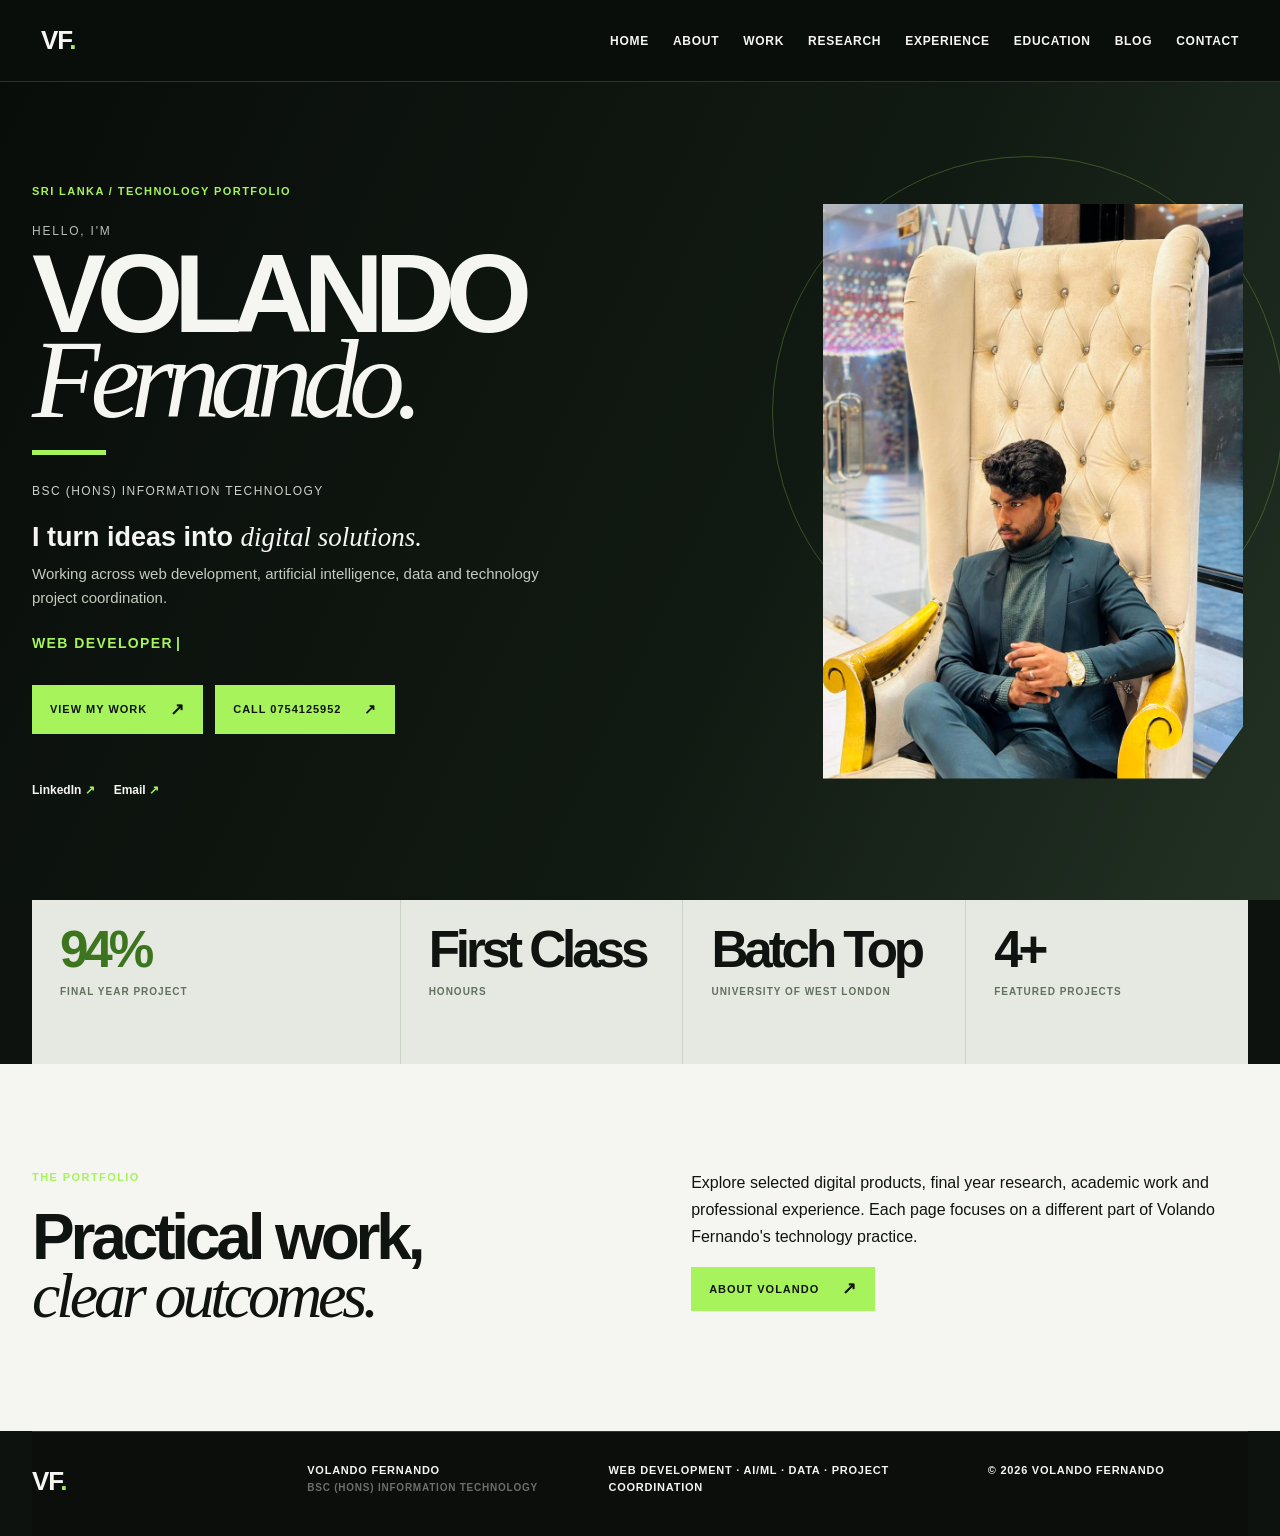
<file: index.html>
<!doctype html>
<html lang="en"><head><meta charset="utf-8"><meta name="viewport" content="width=device-width,initial-scale=1"><meta name="description" content="Volando Fernando: IT graduate working across web development, AI, data analytics and project coordination."><link rel="canonical" href="https://svgvolandofernando.github.io/"><title>Volando Fernando | Web, AI & Data</title><link rel="stylesheet" href="style.css"><link rel="stylesheet" href="pages.css"></head>
<body><a class="skip-link" href="#main">Skip to content</a><header class="site-header"><a class="brand" href="index.html" aria-label="Volando Fernando home">VF<span>.</span></a><button class="menu-toggle" aria-expanded="false" aria-controls="site-nav" aria-label="Open navigation"><span></span><span></span></button><nav id="site-nav" aria-label="Primary navigation"><a class="active" href="index.html">Home</a><a href="about.html">About</a><a href="work.html">Work</a><a href="research.html">Research</a><a href="experience.html">Experience</a><a href="education.html">Education</a><a href="blog.html">Blog</a><a href="contact.html">Contact</a></nav></header>
<main id="main"><section class="home-hero page-shell"><div class="home-copy"><p class="page-kicker">Sri Lanka / Technology Portfolio</p><p class="hello">Hello, I'm</p><h1 class="home-title">Volando<br><em>Fernando.</em></h1><p class="degree">BSc (Hons) Information Technology</p><p class="home-statement">I turn ideas into <i>digital solutions.</i></p><p class="home-summary">Working across web development, artificial intelligence, data and technology project coordination.</p><p class="home-role"><strong id="role">Web Developer</strong><span class="cursor">|</span></p><div class="home-actions"><a class="button button-primary" href="work.html">View my work <b>↗</b></a><a class="button button-phone" href="tel:+94754125952">Call 0754125952 <span>↗</span></a></div><div class="social-links"><a href="https://www.linkedin.com/in/volando-fernando-8b7655221/" target="_blank" rel="noopener">LinkedIn <span>↗</span></a><a href="mailto:volandofernando@gmail.com">Email <span>↗</span></a></div></div><div class="home-portrait"><img src="assets/images/profile.jpg" alt="Volando Fernando seated in a chair"></div></section>
<section class="home-proof page-shell"><article><strong>94%</strong><p>Final Year Project</p></article><article><strong>First Class</strong><p>Honours</p></article><article><strong>Batch Top</strong><p>University of West London</p></article><article><strong>4+</strong><p>Featured Projects</p></article></section>
<section class="section"><div class="page-shell two-col"><div><p class="page-kicker">The portfolio</p><h2 class="page-heading">Practical work,<br><em>clear outcomes.</em></h2></div><div class="copy"><p>Explore selected digital products, final year research, academic work and professional experience. Each page focuses on a different part of Volando Fernando's technology practice.</p><a class="button button-primary" href="about.html">About Volando <b>↗</b></a></div></div></section></main>
<footer class="site-footer page-shell"><a class="brand" href="index.html">VF<span>.</span></a><p>Volando Fernando<br><span>BSc (Hons) Information Technology</span></p><p>Web Development · AI/ML · Data · Project Coordination</p><p>© 2026 Volando Fernando</p></footer><button class="back-to-top" aria-label="Back to top">↑</button><script src="script.js"></script></body></html>
</file>
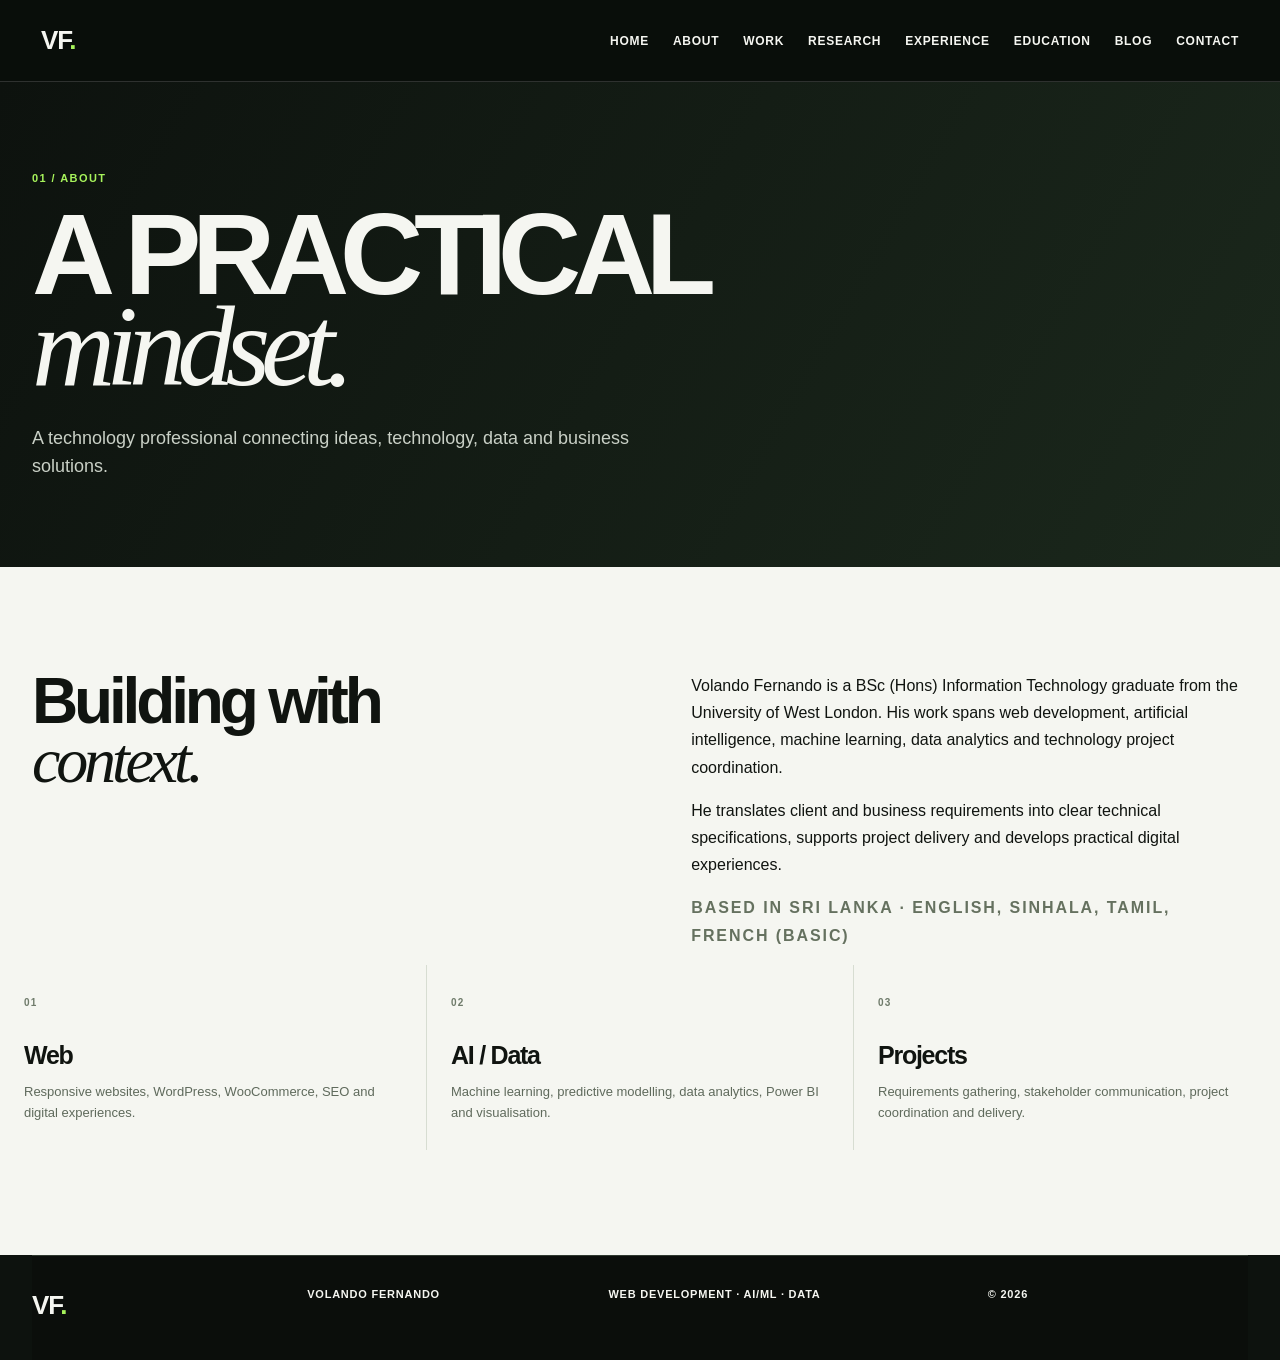
<file: about.html>
<!doctype html><html lang="en"><head><meta charset="utf-8"><meta name="viewport" content="width=device-width,initial-scale=1"><meta name="description" content="About Volando Fernando, an IT graduate specialising in web development, AI, data analytics and project coordination."><title>About | Volando Fernando</title><link rel="stylesheet" href="style.css"><link rel="stylesheet" href="pages.css"></head><body><header class="site-header"><a class="brand" href="index.html">VF<span>.</span></a><button class="menu-toggle" aria-expanded="false" aria-controls="site-nav" aria-label="Open navigation"><span></span><span></span></button><nav id="site-nav"><a href="index.html">Home</a><a class="active" href="about.html">About</a><a href="work.html">Work</a><a href="research.html">Research</a><a href="experience.html">Experience</a><a href="education.html">Education</a><a href="blog.html">Blog</a><a href="contact.html">Contact</a></nav></header><main class="page"><section class="page-hero"><div class="page-shell"><p class="page-kicker">01 / About</p><h1 class="page-title">A practical<br><em>mindset.</em></h1><p class="page-intro">A technology professional connecting ideas, technology, data and business solutions.</p></div></section><section class="section"><div class="page-shell two-col"><h2 class="page-heading">Building with<br><em>context.</em></h2><div class="copy"><p>Volando Fernando is a BSc (Hons) Information Technology graduate from the University of West London. His work spans web development, artificial intelligence, machine learning, data analytics and technology project coordination.</p><p>He translates client and business requirements into clear technical specifications, supports project delivery and develops practical digital experiences.</p><p class="eyebrow">Based in Sri Lanka · English, Sinhala, Tamil, French (basic)</p></div></div><div class="capabilities"><article><span>01</span><h3>Web</h3><p>Responsive websites, WordPress, WooCommerce, SEO and digital experiences.</p></article><article><span>02</span><h3>AI / Data</h3><p>Machine learning, predictive modelling, data analytics, Power BI and visualisation.</p></article><article><span>03</span><h3>Projects</h3><p>Requirements gathering, stakeholder communication, project coordination and delivery.</p></article></div></section></main><footer class="site-footer page-shell"><a class="brand" href="index.html">VF<span>.</span></a><p>Volando Fernando</p><p>Web Development · AI/ML · Data</p><p>© 2026</p></footer><button class="back-to-top" aria-label="Back to top">↑</button><script src="script.js"></script></body></html>
</file>
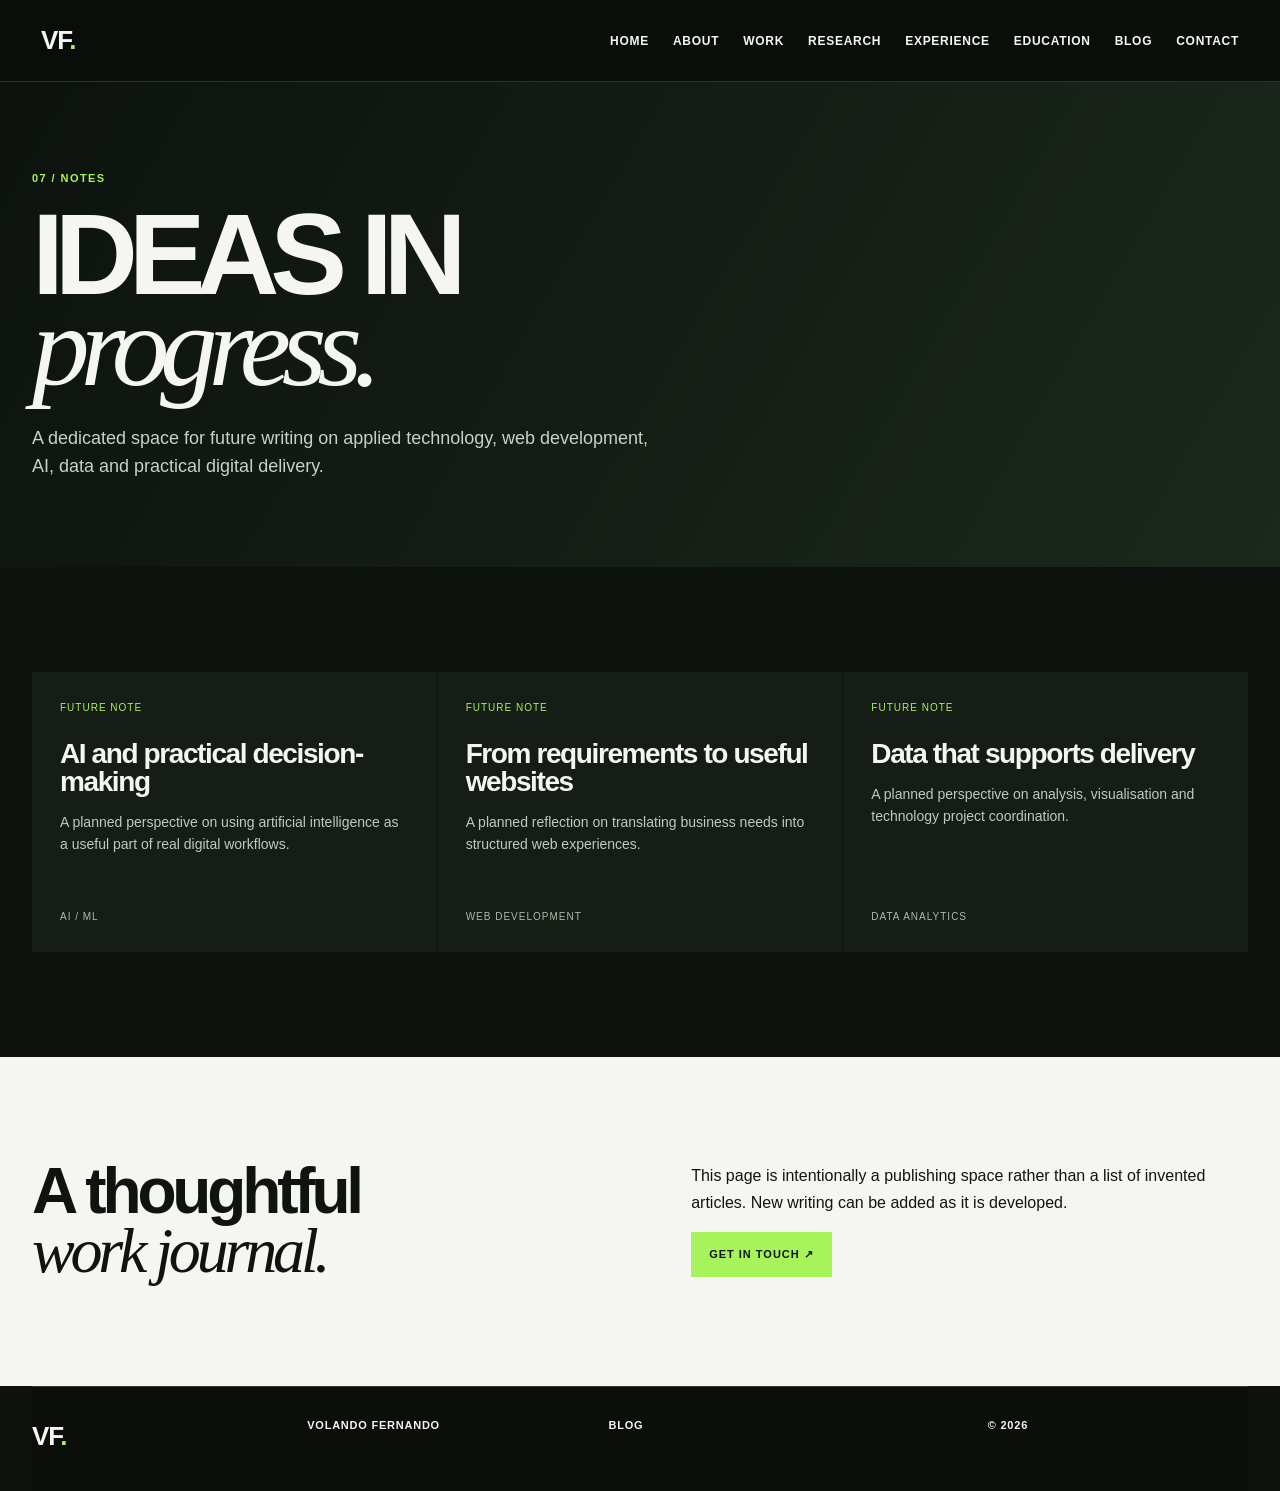
<file: blog.html>
<!doctype html><html lang="en"><head><meta charset="utf-8"><meta name="viewport" content="width=device-width,initial-scale=1"><meta name="description" content="Technology notes and future writing from Volando Fernando."><title>Blog | Volando Fernando</title><link rel="stylesheet" href="style.css"><link rel="stylesheet" href="pages.css"></head><body><header class="site-header"><a class="brand" href="index.html">VF<span>.</span></a><button class="menu-toggle" aria-expanded="false" aria-controls="site-nav" aria-label="Open navigation"><span></span><span></span></button><nav id="site-nav"><a href="index.html">Home</a><a href="about.html">About</a><a href="work.html">Work</a><a href="research.html">Research</a><a href="experience.html">Experience</a><a href="education.html">Education</a><a class="active" href="blog.html">Blog</a><a href="contact.html">Contact</a></nav></header><main class="page"><section class="page-hero"><div class="page-shell"><p class="page-kicker">07 / Notes</p><h1 class="page-title">Ideas in<br><em>progress.</em></h1><p class="page-intro">A dedicated space for future writing on applied technology, web development, AI, data and practical digital delivery.</p></div></section><section class="section dark"><div class="page-shell"><div class="blog-grid"><article class="blog-card"><time>Future note</time><h2>AI and practical decision-making</h2><p>A planned perspective on using artificial intelligence as a useful part of real digital workflows.</p><span>AI / ML</span></article><article class="blog-card"><time>Future note</time><h2>From requirements to useful websites</h2><p>A planned reflection on translating business needs into structured web experiences.</p><span>Web Development</span></article><article class="blog-card"><time>Future note</time><h2>Data that supports delivery</h2><p>A planned perspective on analysis, visualisation and technology project coordination.</p><span>Data Analytics</span></article></div></div></section><section class="section"><div class="page-shell two-col"><h2 class="page-heading">A thoughtful<br><em>work journal.</em></h2><div class="copy"><p>This page is intentionally a publishing space rather than a list of invented articles. New writing can be added as it is developed.</p><a class="button button-primary" href="contact.html">Get in touch ↗</a></div></div></section></main><footer class="site-footer page-shell"><a class="brand" href="index.html">VF<span>.</span></a><p>Volando Fernando</p><p>Blog</p><p>© 2026</p></footer><button class="back-to-top" aria-label="Back to top">↑</button><script src="script.js"></script></body></html>
</file>
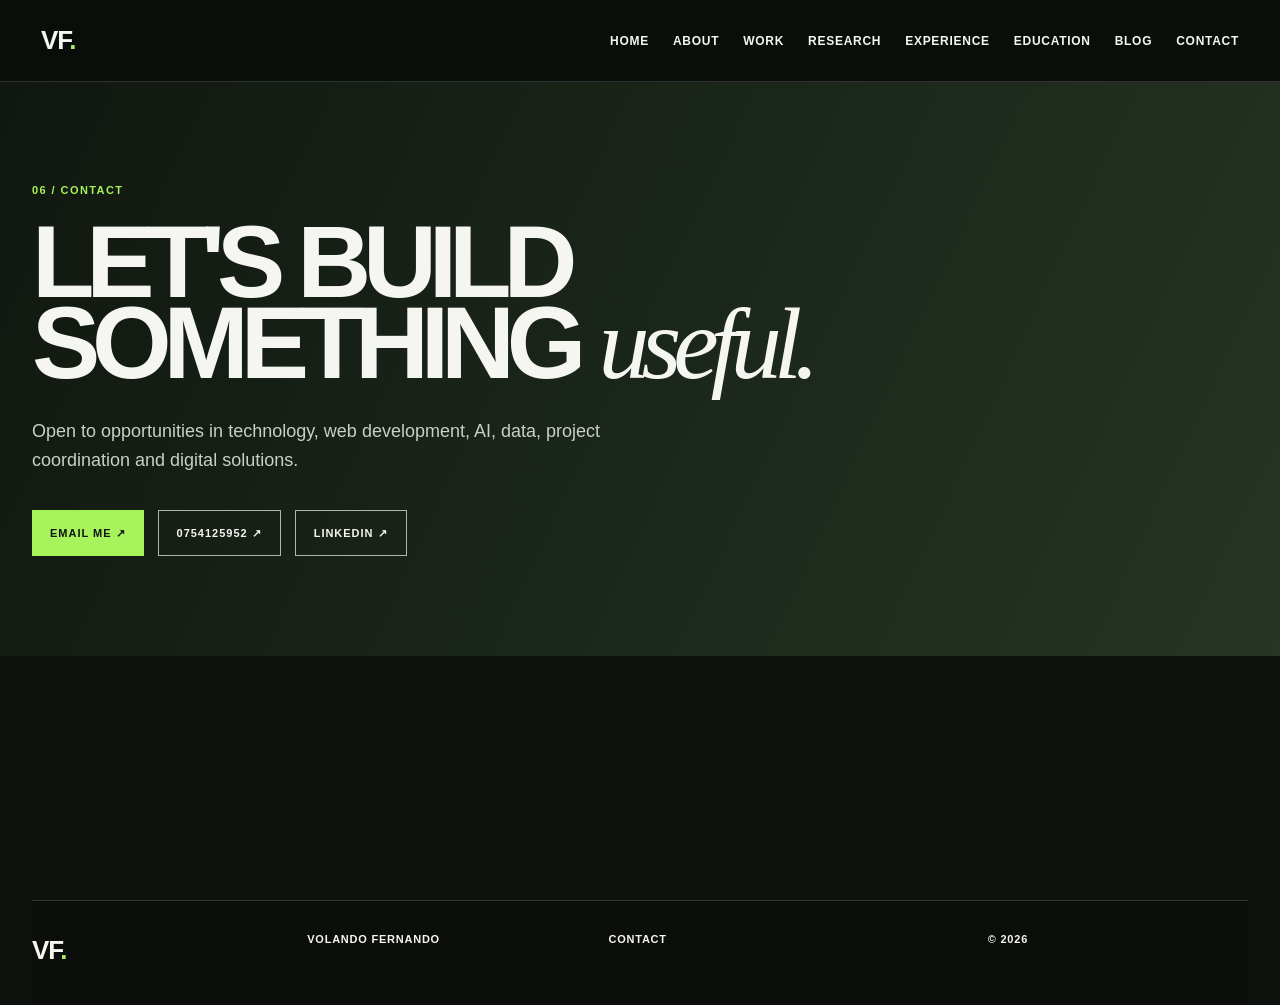
<file: contact.html>
<!doctype html><html lang="en"><head><meta charset="utf-8"><meta name="viewport" content="width=device-width,initial-scale=1"><meta name="description" content="Contact Volando Fernando for opportunities in web development, AI, data and project coordination."><title>Contact | Volando Fernando</title><link rel="stylesheet" href="style.css"><link rel="stylesheet" href="pages.css"></head><body><header class="site-header"><a class="brand" href="index.html">VF<span>.</span></a><button class="menu-toggle" aria-expanded="false" aria-controls="site-nav" aria-label="Open navigation"><span></span><span></span></button><nav id="site-nav"><a href="index.html">Home</a><a href="about.html">About</a><a href="work.html">Work</a><a href="research.html">Research</a><a href="experience.html">Experience</a><a href="education.html">Education</a><a href="blog.html">Blog</a><a class="active" href="contact.html">Contact</a></nav></header><main class="page"><section class="contact-panel"><div class="page-shell"><p class="page-kicker">06 / Contact</p><h1 class="contact-title">Let's build<br>something <em>useful.</em></h1><p class="page-intro">Open to opportunities in technology, web development, AI, data, project coordination and digital solutions.</p><div class="contact-details"><a class="button button-primary" href="mailto:volandofernando@gmail.com">Email me ↗</a><a class="button button-outline" href="tel:+94754125952">0754125952 ↗</a><a class="button button-outline" href="https://www.linkedin.com/in/volando-fernando-8b7655221/" target="_blank" rel="noopener">LinkedIn ↗</a></div></div></section></main><footer class="site-footer page-shell"><a class="brand" href="index.html">VF<span>.</span></a><p>Volando Fernando</p><p>Contact</p><p>© 2026</p></footer><button class="back-to-top" aria-label="Back to top">↑</button><script src="script.js"></script></body></html>
</file>
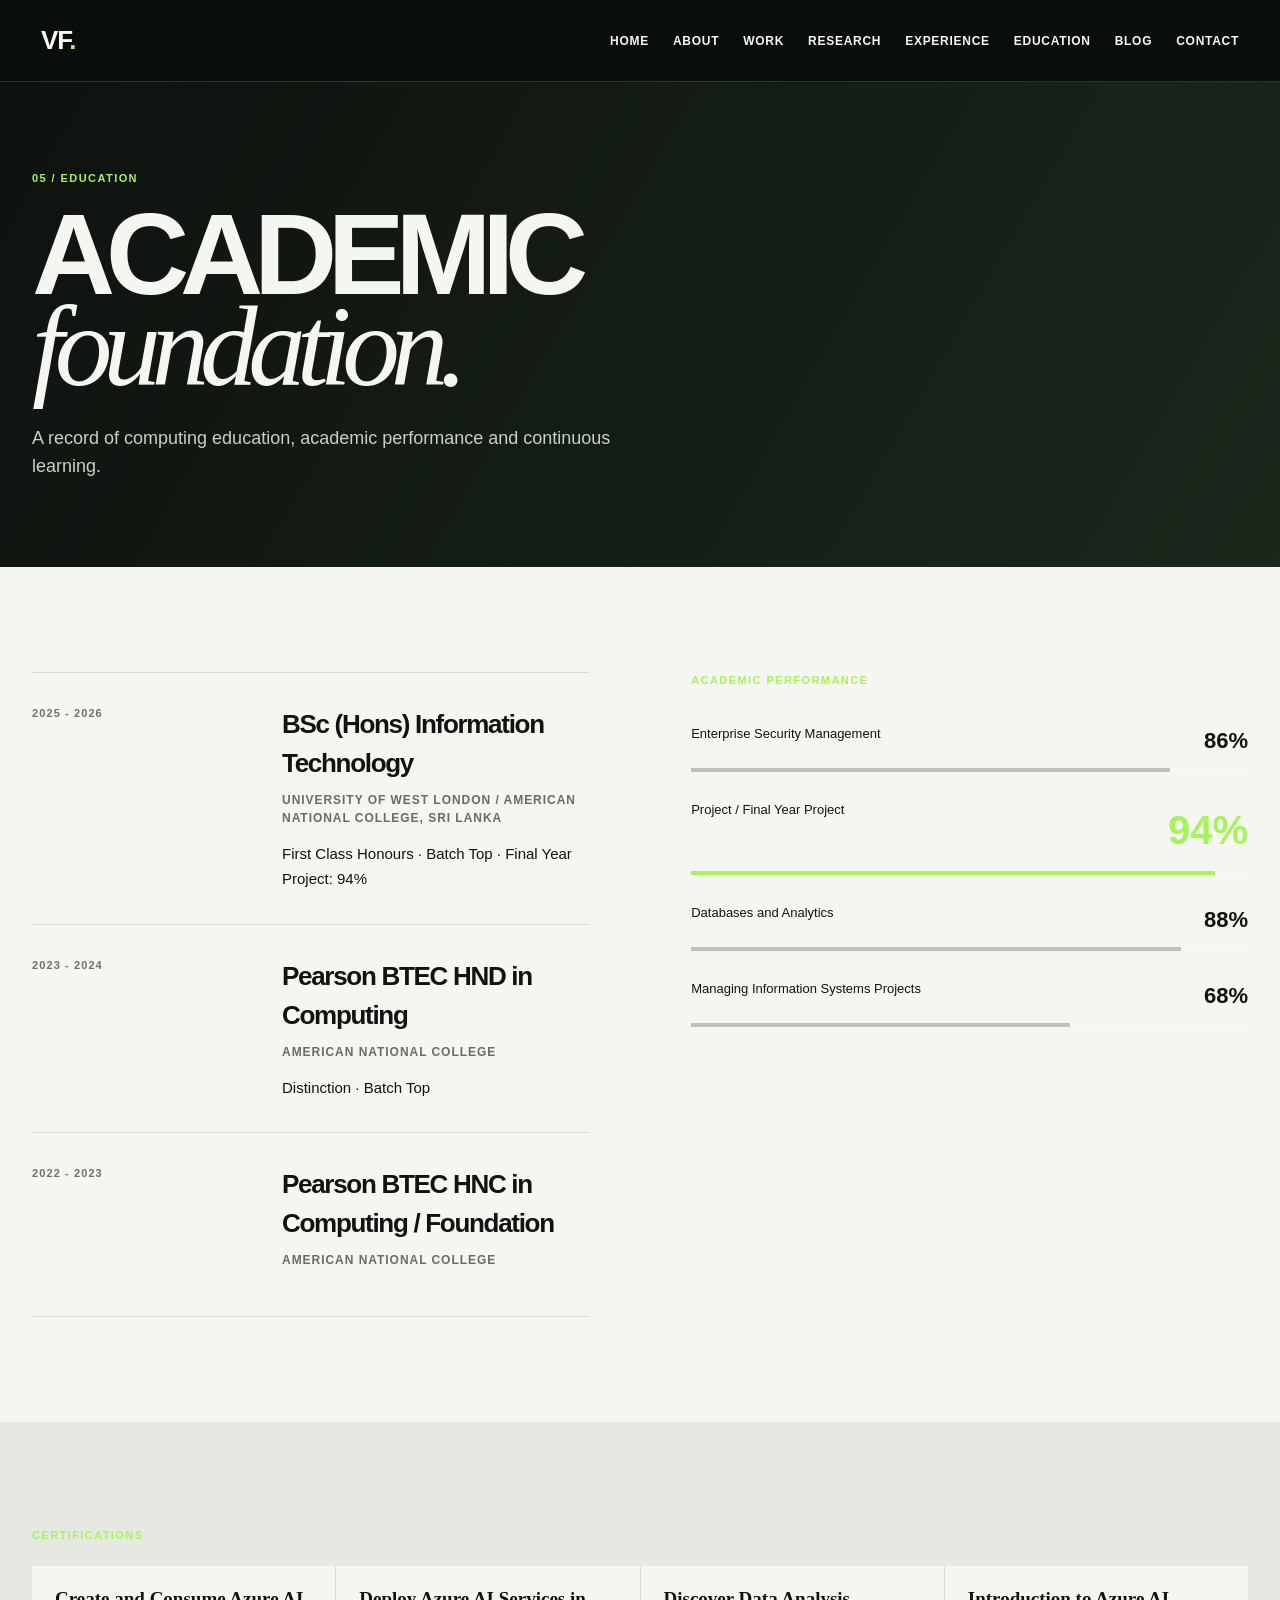
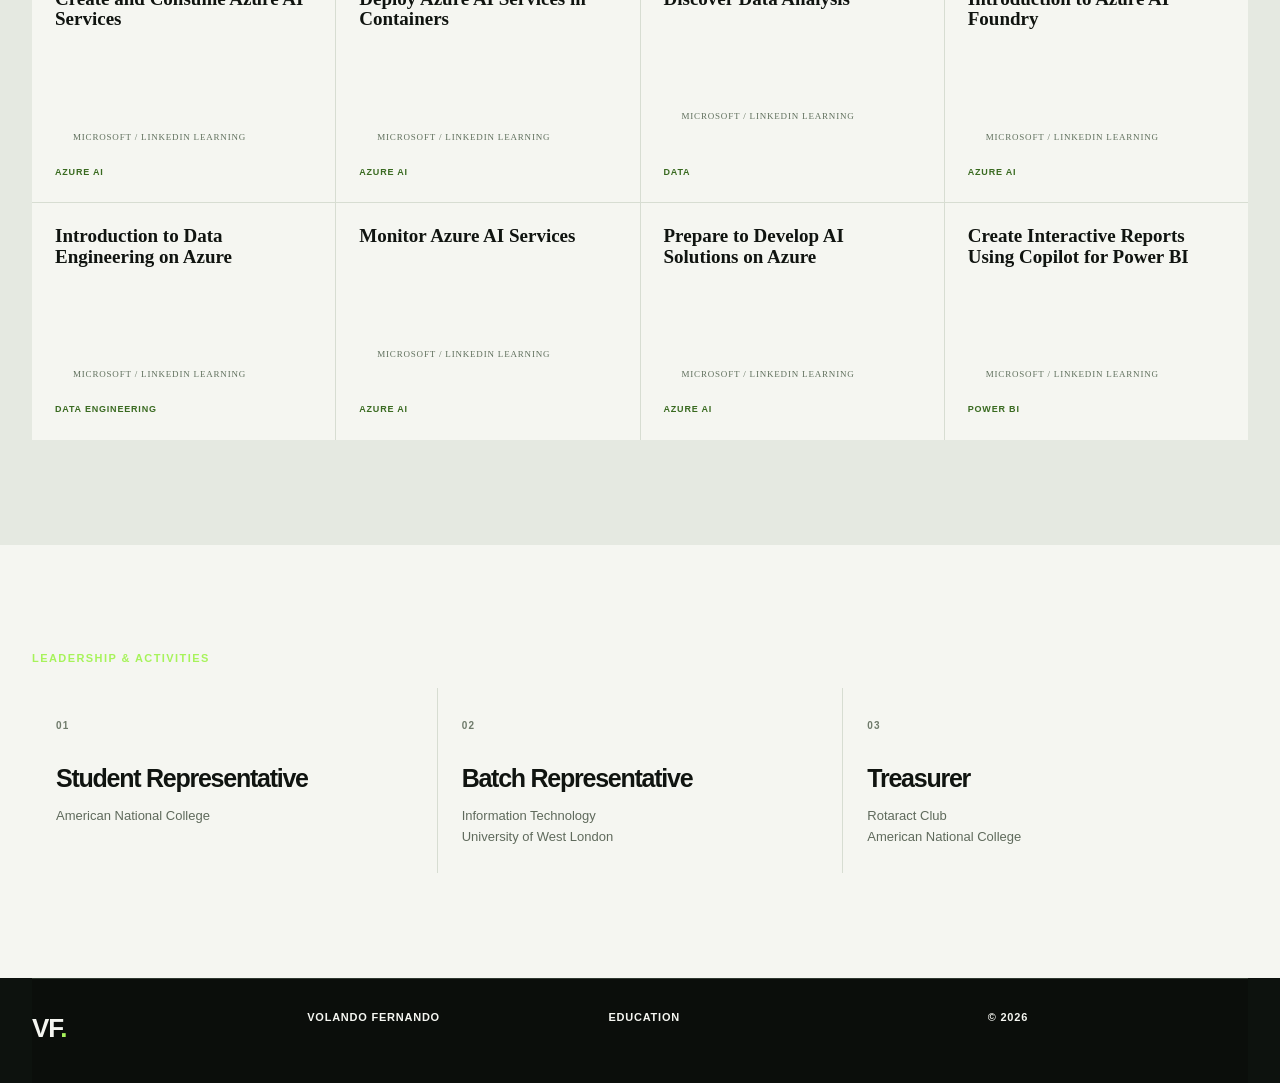
<file: education.html>
<!doctype html><html lang="en"><head><meta charset="utf-8"><meta name="viewport" content="width=device-width,initial-scale=1"><meta name="description" content="Education, academic marks, certifications and leadership of Volando Fernando."><title>Education | Volando Fernando</title><link rel="stylesheet" href="style.css"><link rel="stylesheet" href="pages.css"></head><body><header class="site-header"><a class="brand" href="index.html">VF<span>.</span></a><button class="menu-toggle" aria-expanded="false" aria-controls="site-nav" aria-label="Open navigation"><span></span><span></span></button><nav id="site-nav"><a href="index.html">Home</a><a href="about.html">About</a><a href="work.html">Work</a><a href="research.html">Research</a><a href="experience.html">Experience</a><a class="active" href="education.html">Education</a><a href="blog.html">Blog</a><a href="contact.html">Contact</a></nav></header><main class="page"><section class="page-hero"><div class="page-shell"><p class="page-kicker">05 / Education</p><h1 class="page-title">Academic<br><em>foundation.</em></h1><p class="page-intro">A record of computing education, academic performance and continuous learning.</p></div></section><section class="section"><div class="page-shell two-col"><div class="timeline"><article><time>2025 - 2026</time><div><h2>BSc (Hons) Information Technology</h2><h3>University of West London / American National College, Sri Lanka</h3><p>First Class Honours · Batch Top · Final Year Project: 94%</p></div></article><article><time>2023 - 2024</time><div><h2>Pearson BTEC HND in Computing</h2><h3>American National College</h3><p>Distinction · Batch Top</p></div></article><article><time>2022 - 2023</time><div><h2>Pearson BTEC HNC in Computing / Foundation</h2><h3>American National College</h3></div></article></div><div><p class="page-kicker">Academic Performance</p><div class="score-list"><div class="score" style="--score:86%"><div><span>Enterprise Security Management</span><b>86%</b></div><i></i></div><div class="score featured" style="--score:94%"><div><span>Project / Final Year Project</span><b>94%</b></div><i></i></div><div class="score" style="--score:88%"><div><span>Databases and Analytics</span><b>88%</b></div><i></i></div><div class="score" style="--score:68%"><div><span>Managing Information Systems Projects</span><b>68%</b></div><i></i></div></div></div></div></section><section class="section alt"><div class="page-shell"><p class="page-kicker">Certifications</p><div class="cert-grid"><article><h3>Create and Consume Azure AI Services</h3><p>Microsoft / LinkedIn Learning</p><small>Azure AI</small></article><article><h3>Deploy Azure AI Services in Containers</h3><p>Microsoft / LinkedIn Learning</p><small>Azure AI</small></article><article><h3>Discover Data Analysis</h3><p>Microsoft / LinkedIn Learning</p><small>Data</small></article><article><h3>Introduction to Azure AI Foundry</h3><p>Microsoft / LinkedIn Learning</p><small>Azure AI</small></article><article><h3>Introduction to Data Engineering on Azure</h3><p>Microsoft / LinkedIn Learning</p><small>Data Engineering</small></article><article><h3>Monitor Azure AI Services</h3><p>Microsoft / LinkedIn Learning</p><small>Azure AI</small></article><article><h3>Prepare to Develop AI Solutions on Azure</h3><p>Microsoft / LinkedIn Learning</p><small>Azure AI</small></article><article><h3>Create Interactive Reports Using Copilot for Power BI</h3><p>Microsoft / LinkedIn Learning</p><small>Power BI</small></article></div></div></section><section class="section"><div class="page-shell"><p class="page-kicker">Leadership &amp; Activities</p><div class="leadership-cards"><article><span>01</span><h3>Student Representative</h3><p>American National College</p></article><article><span>02</span><h3>Batch Representative</h3><p>Information Technology<br>University of West London</p></article><article><span>03</span><h3>Treasurer</h3><p>Rotaract Club<br>American National College</p></article></div></div></section></main><footer class="site-footer page-shell"><a class="brand" href="index.html">VF<span>.</span></a><p>Volando Fernando</p><p>Education</p><p>© 2026</p></footer><button class="back-to-top" aria-label="Back to top">↑</button><script src="script.js"></script></body></html>
</file>
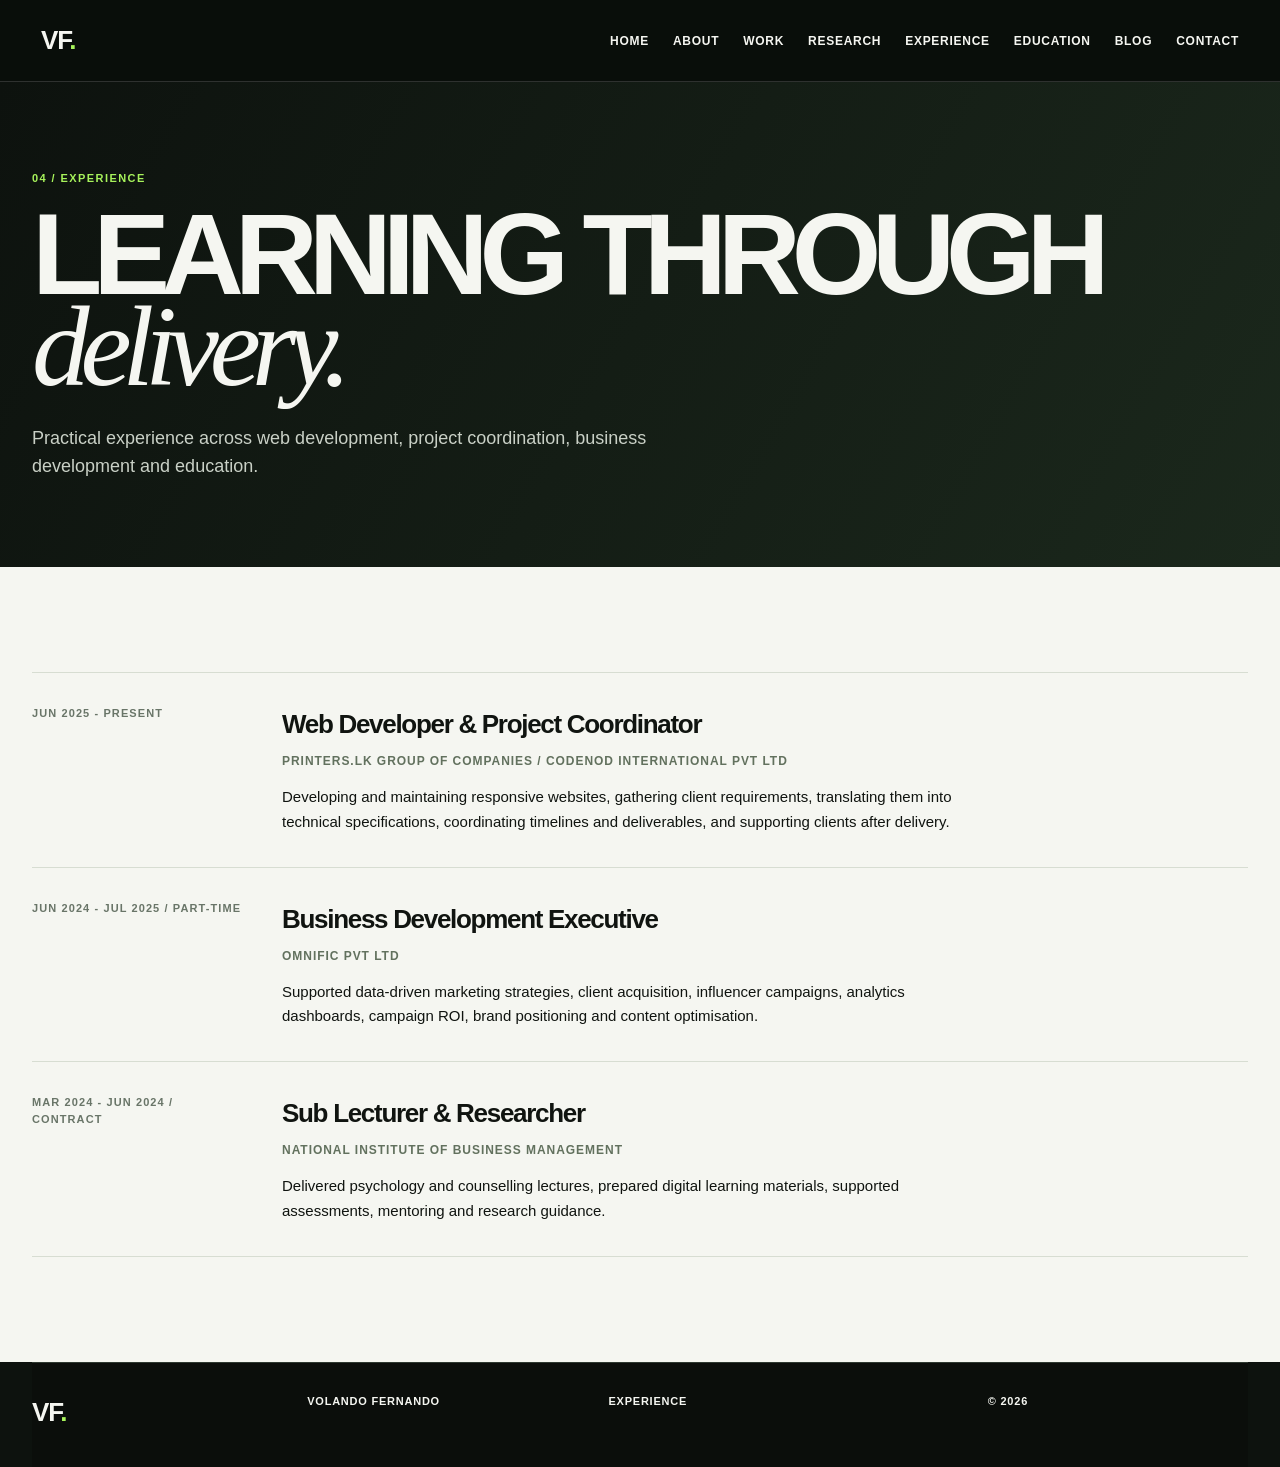
<file: experience.html>
<!doctype html><html lang="en"><head><meta charset="utf-8"><meta name="viewport" content="width=device-width,initial-scale=1"><meta name="description" content="Professional experience of Volando Fernando."><title>Experience | Volando Fernando</title><link rel="stylesheet" href="style.css"><link rel="stylesheet" href="pages.css"></head><body><header class="site-header"><a class="brand" href="index.html">VF<span>.</span></a><button class="menu-toggle" aria-expanded="false" aria-controls="site-nav" aria-label="Open navigation"><span></span><span></span></button><nav id="site-nav"><a href="index.html">Home</a><a href="about.html">About</a><a href="work.html">Work</a><a href="research.html">Research</a><a class="active" href="experience.html">Experience</a><a href="education.html">Education</a><a href="blog.html">Blog</a><a href="contact.html">Contact</a></nav></header><main class="page"><section class="page-hero"><div class="page-shell"><p class="page-kicker">04 / Experience</p><h1 class="page-title">Learning through<br><em>delivery.</em></h1><p class="page-intro">Practical experience across web development, project coordination, business development and education.</p></div></section><section class="section"><div class="page-shell timeline"><article><time>Jun 2025 - Present</time><div><h2>Web Developer &amp; Project Coordinator</h2><h3>Printers.lk Group of Companies / Codenod International Pvt Ltd</h3><p>Developing and maintaining responsive websites, gathering client requirements, translating them into technical specifications, coordinating timelines and deliverables, and supporting clients after delivery.</p></div></article><article><time>Jun 2024 - Jul 2025 / Part-time</time><div><h2>Business Development Executive</h2><h3>Omnific Pvt Ltd</h3><p>Supported data-driven marketing strategies, client acquisition, influencer campaigns, analytics dashboards, campaign ROI, brand positioning and content optimisation.</p></div></article><article><time>Mar 2024 - Jun 2024 / Contract</time><div><h2>Sub Lecturer &amp; Researcher</h2><h3>National Institute of Business Management</h3><p>Delivered psychology and counselling lectures, prepared digital learning materials, supported assessments, mentoring and research guidance.</p></div></article></div></section></main><footer class="site-footer page-shell"><a class="brand" href="index.html">VF<span>.</span></a><p>Volando Fernando</p><p>Experience</p><p>© 2026</p></footer><button class="back-to-top" aria-label="Back to top">↑</button><script src="script.js"></script></body></html>
</file>
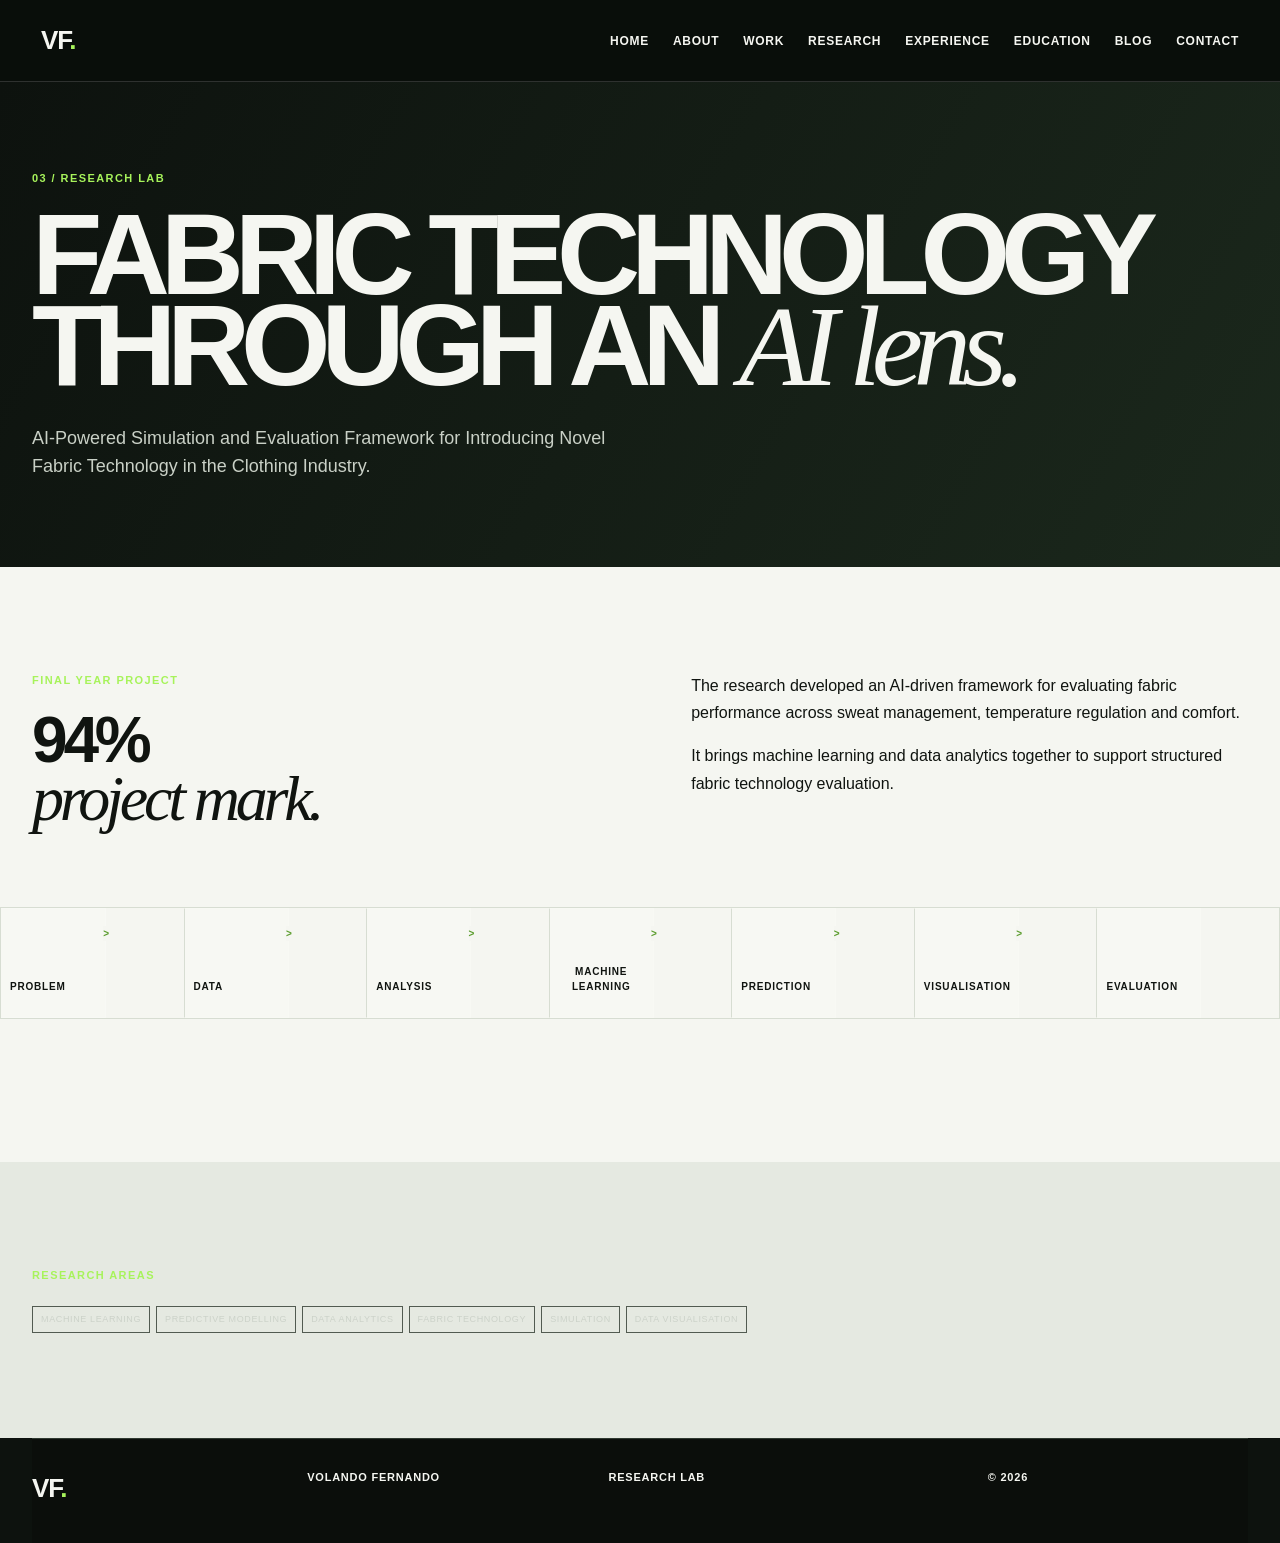
<file: research.html>
<!doctype html><html lang="en"><head><meta charset="utf-8"><meta name="viewport" content="width=device-width,initial-scale=1"><meta name="description" content="Final year AI and fabric technology research by Volando Fernando."><title>Research | Volando Fernando</title><link rel="stylesheet" href="style.css"><link rel="stylesheet" href="pages.css"></head><body><header class="site-header"><a class="brand" href="index.html">VF<span>.</span></a><button class="menu-toggle" aria-expanded="false" aria-controls="site-nav" aria-label="Open navigation"><span></span><span></span></button><nav id="site-nav"><a href="index.html">Home</a><a href="about.html">About</a><a href="work.html">Work</a><a class="active" href="research.html">Research</a><a href="experience.html">Experience</a><a href="education.html">Education</a><a href="blog.html">Blog</a><a href="contact.html">Contact</a></nav></header><main class="page"><section class="page-hero"><div class="page-shell"><p class="page-kicker">03 / Research Lab</p><h1 class="page-title">Fabric technology<br>through an <em>AI lens.</em></h1><p class="page-intro">AI-Powered Simulation and Evaluation Framework for Introducing Novel Fabric Technology in the Clothing Industry.</p></div></section><section class="section"><div class="page-shell two-col"><div><p class="page-kicker">Final Year Project</p><h2 class="page-heading">94%<br><em>project mark.</em></h2></div><div class="copy"><p>The research developed an AI-driven framework for evaluating fabric performance across sweat management, temperature regulation and comfort.</p><p>It brings machine learning and data analytics together to support structured fabric technology evaluation.</p></div></div><div class="pipeline"><div>Problem</div><div>Data</div><div>Analysis</div><div>Machine Learning</div><div>Prediction</div><div>Visualisation</div><div>Evaluation</div></div></section><section class="section alt"><div class="page-shell"><p class="page-kicker">Research areas</p><div class="tag-list"><span>Machine Learning</span><span>Predictive Modelling</span><span>Data Analytics</span><span>Fabric Technology</span><span>Simulation</span><span>Data Visualisation</span></div></div></section></main><footer class="site-footer page-shell"><a class="brand" href="index.html">VF<span>.</span></a><p>Volando Fernando</p><p>Research Lab</p><p>© 2026</p></footer><button class="back-to-top" aria-label="Back to top">↑</button><script src="script.js"></script></body></html>
</file>
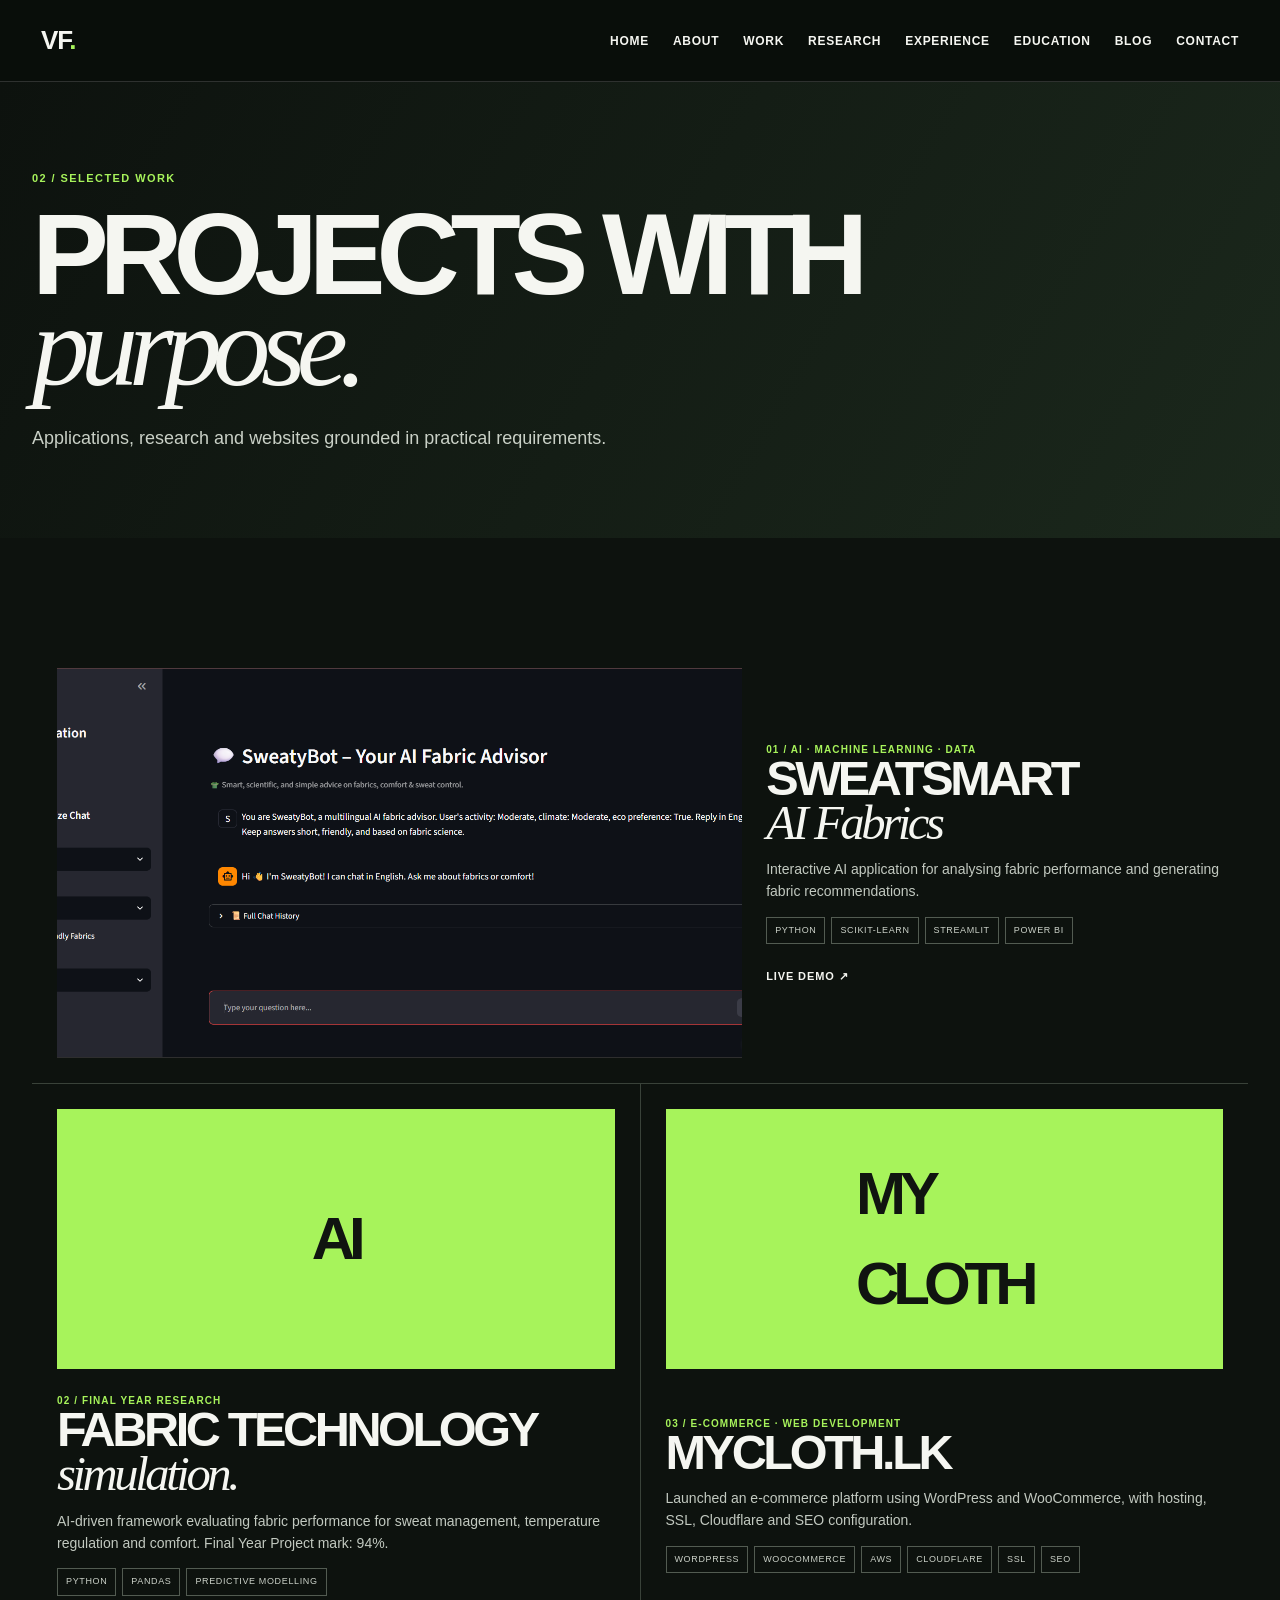
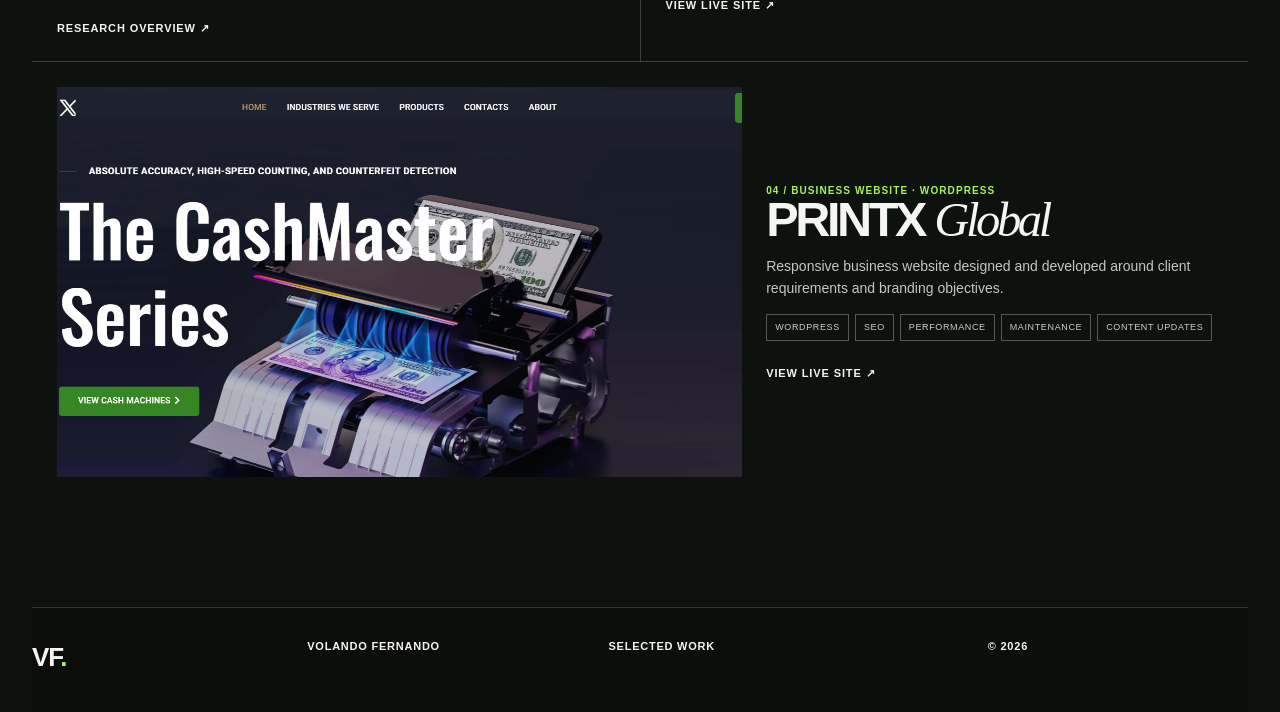
<file: work.html>
<!doctype html><html lang="en"><head><meta charset="utf-8"><meta name="viewport" content="width=device-width,initial-scale=1"><meta name="description" content="Selected web, AI and data projects by Volando Fernando."><title>Work | Volando Fernando</title><link rel="stylesheet" href="style.css"><link rel="stylesheet" href="pages.css"></head><body><header class="site-header"><a class="brand" href="index.html">VF<span>.</span></a><button class="menu-toggle" aria-expanded="false" aria-controls="site-nav" aria-label="Open navigation"><span></span><span></span></button><nav id="site-nav"><a href="index.html">Home</a><a href="about.html">About</a><a class="active" href="work.html">Work</a><a href="research.html">Research</a><a href="experience.html">Experience</a><a href="education.html">Education</a><a href="blog.html">Blog</a><a href="contact.html">Contact</a></nav></header><main class="page"><section class="page-hero"><div class="page-shell"><p class="page-kicker">02 / Selected Work</p><h1 class="page-title">Projects with<br><em>purpose.</em></h1><p class="page-intro">Applications, research and websites grounded in practical requirements.</p></div></section><section class="section dark"><div class="page-shell"><div class="project-grid"><article class="project-card featured"><img src="assets/images/projects/sweatsmart-ai.png" loading="lazy" alt="SweatSmart AI Fabrics interface"><div><p class="project-number">01 / AI · Machine Learning · Data</p><h2>SweatSmart<br><em>AI Fabrics</em></h2><p>Interactive AI application for analysing fabric performance and generating fabric recommendations.</p><div class="tag-list"><span>Python</span><span>Scikit-learn</span><span>Streamlit</span><span>Power BI</span></div><div class="card-links"><a href="https://sweatsmart-ai-fabrics.streamlit.app/" target="_blank" rel="noopener">Live demo ↗</a></div></div></article><article class="project-card"><div class="project-art">AI</div><div><p class="project-number">02 / Final Year Research</p><h2>Fabric technology <em>simulation.</em></h2><p>AI-driven framework evaluating fabric performance for sweat management, temperature regulation and comfort. Final Year Project mark: 94%.</p><div class="tag-list"><span>Python</span><span>Pandas</span><span>Predictive Modelling</span></div><div class="card-links"><a href="research.html">Research overview ↗</a></div></div></article><article class="project-card"><div class="project-art">MY<br>CLOTH</div><div><p class="project-number">03 / E-commerce · Web Development</p><h2>MyCloth<span>.lk</span></h2><p>Launched an e-commerce platform using WordPress and WooCommerce, with hosting, SSL, Cloudflare and SEO configuration.</p><div class="tag-list"><span>WordPress</span><span>WooCommerce</span><span>AWS</span><span>Cloudflare</span><span>SSL</span><span>SEO</span></div><div class="card-links"><a href="https://mycloth.lk/" target="_blank" rel="noopener">View live site ↗</a></div></div></article><article class="project-card featured"><img src="assets/images/projects/printx-global.png" loading="lazy" alt="PrintX Global website homepage"><div><p class="project-number">04 / Business Website · WordPress</p><h2>PrintX <em>Global</em></h2><p>Responsive business website designed and developed around client requirements and branding objectives.</p><div class="tag-list"><span>WordPress</span><span>SEO</span><span>Performance</span><span>Maintenance</span><span>Content Updates</span></div><div class="card-links"><a href="https://printxglobal.com/" target="_blank" rel="noopener">View live site ↗</a></div></div></article></div></div></section></main><footer class="site-footer page-shell"><a class="brand" href="index.html">VF<span>.</span></a><p>Volando Fernando</p><p>Selected Work</p><p>© 2026</p></footer><button class="back-to-top" aria-label="Back to top">↑</button><script src="script.js"></script></body></html>
</file>
<file: style.css>
:root{--ink:#121513;--paper:#f1f2ed;--muted:#a8aba4;--lime:#a7f35b;--line:#d7dad1;--darkline:#313630;--serif:Georgia,'Times New Roman',serif}*{box-sizing:border-box}html{scroll-behavior:smooth}body{margin:0;background:var(--paper);color:var(--ink);font-family:Arial,Helvetica,sans-serif;font-size:16px;line-height:1.5}a{color:inherit;text-decoration:none}button{font:inherit}::selection{background:var(--lime);color:var(--ink)}.skip-link{position:fixed;top:-4rem;left:1rem;background:var(--lime);padding:.6rem 1rem;z-index:20}.skip-link:focus{top:1rem}.section-shell{width:min(1240px,calc(100% - 64px));margin:auto}.section-pad{padding-top:148px;padding-bottom:148px}.site-header{height:82px;position:absolute;top:0;left:0;width:100%;z-index:5;display:flex;align-items:center;justify-content:space-between;padding:0 3.2vw;color:var(--paper)}.brand{font-size:26px;letter-spacing:-1px;font-weight:800}.brand span{color:var(--lime)}nav{display:flex;gap:24px;align-items:center}nav a{font-size:12px;text-transform:uppercase;font-weight:700;letter-spacing:.06em;transition:color .2s}nav a:hover{color:var(--lime)}.menu-toggle{display:none}.hero{min-height:790px;color:var(--paper);position:relative;display:grid;grid-template-columns:1.1fr .9fr;align-items:center;overflow:hidden}.hero:before{content:'';position:absolute;inset:0 calc(50% - 50vw);background:linear-gradient(118deg,#111511 0%,#151a16 58%,#253126 100%);z-index:-2}.hero:after{content:'';position:absolute;width:650px;height:650px;right:-110px;top:-150px;border-radius:50%;background:radial-gradient(circle,rgba(167,243,91,.13),transparent 66%);z-index:-1}.eyebrow,.section-label{font-size:11px;letter-spacing:.11em;text-transform:uppercase;font-weight:700}.eyebrow{color:#b9bdb6}.eyebrow span{display:inline-block;width:28px;height:1px;background:var(--lime);vertical-align:middle;margin-right:9px}.hello{margin:23px 0 0;font-size:12px;text-transform:uppercase;letter-spacing:.15em;color:#b9bdb6}.hero h1{font-size:clamp(64px,8.1vw,126px);letter-spacing:-.075em;line-height:.79;margin:15px 0 22px;text-transform:uppercase}.hero h1 em,.display em,.contact h2 em,.project h3 em{font-family:var(--serif);font-weight:400;text-transform:none;letter-spacing:-.06em}.degree{font-size:12px;text-transform:uppercase;letter-spacing:.12em;margin:0;color:#cdd0ca}.role-line{font-size:22px;margin:34px 0 8px;color:#b9bdb6}.role-line strong{color:var(--lime);font-weight:500}.cursor{color:var(--lime);margin-left:3px;animation:blink 1s steps(1) infinite}.hero-statement{font-size:23px;line-height:1.2;margin:0 0 34px;font-weight:600}.hero-statement i{font-family:var(--serif);font-weight:400}.hero-actions,.contact-actions{display:flex;gap:12px;flex-wrap:wrap}.button{display:inline-flex;gap:23px;align-items:center;justify-content:center;padding:14px 18px;text-transform:uppercase;font-size:11px;letter-spacing:.09em;font-weight:800;transition:transform .2s,background .2s}.button:hover{transform:translateY(-3px)}.button b{font-size:17px;line-height:0}.button-primary{background:var(--lime);color:var(--ink)}.button-text{border:1px solid #6b716a}.button-outline{border:1px solid #b0b5aa}.social-links{display:flex;gap:19px;margin-top:47px;font-size:12px;font-weight:700}.social-links span{color:var(--lime)}.hero-visual{height:520px;position:relative}.portrait-frame{height:100%;width:min(390px,90%);position:absolute;right:20px;top:0;overflow:hidden;filter:grayscale(25%)}.portrait-frame:after{content:'';position:absolute;inset:0;background:linear-gradient(180deg,transparent 50%,rgba(18,21,19,.6))}.portrait-frame img{width:100%;height:100%;object-fit:cover;object-position:50% 45%}.portrait-tag{position:absolute;z-index:1;bottom:17px;left:18px;font-size:10px;font-weight:bold;letter-spacing:.14em}.hero-note{position:absolute;right:0;bottom:16px;z-index:2;background:var(--lime);color:var(--ink);padding:12px 15px;min-width:176px}.hero-note span{font-size:10px;font-weight:bold}.hero-note p{font-size:11px;line-height:1.55;margin:5px 0 0}.hero-note b{font-weight:400}.hero-orbit{position:absolute;border:1px solid rgba(167,243,91,.25);border-radius:50%;right:-34px;top:30px;width:420px;height:420px}.orbit-two{width:560px;height:560px;right:-105px;top:-38px;border-color:rgba(255,255,255,.1)}.scroll-cue{position:absolute;bottom:23px;font-size:10px;text-transform:uppercase;letter-spacing:.12em;color:#b9bdb6;display:flex;gap:8px;align-items:center}.scroll-cue span{height:30px;width:1px;background:var(--lime);display:block}.section-label{color:#6b706a;margin-bottom:47px}.section-label span{margin-right:13px;color:#8f968c}.about-grid{display:grid;grid-template-columns:1fr 1fr;gap:12vw}.display{font-size:clamp(43px,5.2vw,78px);line-height:.92;letter-spacing:-.07em;margin:0;font-weight:800}.about-copy{font-size:18px;max-width:580px}.about-copy p{margin:0 0 18px}.about-copy dl{border-top:1px solid var(--line);margin:42px 0 0;display:grid;grid-template-columns:1fr 1fr}.about-copy dl div{padding-top:14px}.about-copy dt{text-transform:uppercase;font-size:10px;letter-spacing:.1em;font-weight:bold;color:#6b706a}.about-copy dd{font-size:13px;margin:4px 0}.proof{border-top:1px solid var(--line);border-bottom:1px solid var(--line)}.proof-grid{display:grid;grid-template-columns:1fr 1.2fr 1.1fr 1.2fr 1fr}.metric{border-left:1px solid var(--line);padding:0 16px;min-height:115px;display:flex;flex-wrap:wrap;align-content:center;gap:4px}.metric:first-child{border-left:0;padding-left:0}.metric strong{font-size:48px;letter-spacing:-.08em;line-height:.85}.metric strong.word{font-size:25px;line-height:1;font-family:var(--serif);font-weight:400;letter-spacing:-.04em}.metric span{font-size:27px;color:#65a828;font-weight:bold}.metric p{font-size:10px;text-transform:uppercase;letter-spacing:.08em;margin:11px 0 0;width:100%;font-weight:bold;color:#626761}.projects{background:var(--ink);color:var(--paper)}.section-heading{display:grid;grid-template-columns:1fr 1.6fr;align-items:end;margin-bottom:62px}.section-heading .section-label{margin:0;color:#969d93}.section-heading p{font-size:14px;margin:14px 0 0;color:#aeb4ac;max-width:380px}.project-list{display:grid;grid-template-columns:1fr 1fr;gap:1px;background:#353b34}.project{background:var(--ink);padding:26px;display:grid;gap:27px}.project-featured{grid-column:span 2;grid-template-columns:1.26fr 1fr;align-items:center}.project-image{height:245px;overflow:hidden;background:#252b24}.project-featured .project-image{height:390px}.project-image img{width:100%;height:100%;object-fit:cover;transition:transform .5s}.project:hover img{transform:scale(1.04)}.project-index{font-size:10px;text-transform:uppercase;letter-spacing:.11em;color:var(--lime);margin:0 0 15px}.project h3{font-size:clamp(31px,3.4vw,55px);letter-spacing:-.065em;line-height:.92;margin:0 0 16px;text-transform:uppercase}.project h3 span{font-family:var(--serif);font-weight:400;text-transform:none}.project-content>p:not(.project-index){font-size:14px;color:#c2c6bf;max-width:440px;margin:0 0 20px}.tags{display:flex;gap:6px;flex-wrap:wrap}.tags span,.edu-badges span{font-size:9px;text-transform:uppercase;letter-spacing:.07em;border:1px solid #4d544b;color:#c7ccc4;padding:6px 8px}.project-links{display:flex;gap:22px;margin-top:25px}.text-link{font-size:11px;text-transform:uppercase;letter-spacing:.08em;font-weight:bold;border:0;padding:0;background:transparent;color:var(--paper);cursor:pointer}.text-link b{font-size:17px;color:var(--lime);margin-left:5px}.research-art{background:#a7f35b;color:var(--ink);display:grid;place-items:center}.grid-art{width:76%;height:76%;border:1px solid rgba(0,0,0,.3);display:grid;grid-template-columns:1fr 1fr;grid-template-rows:1fr 1fr;position:relative;padding:15px}.grid-art:before,.grid-art:after{content:'';position:absolute;background:rgba(0,0,0,.3)}.grid-art:before{width:1px;top:0;bottom:0;left:50%}.grid-art:after{height:1px;left:0;right:0;top:50%}.grid-art span{font-size:42px;font-weight:bold;letter-spacing:-.08em;z-index:1}.grid-art small{position:absolute;bottom:-30px;left:0;font-size:9px;text-transform:uppercase;letter-spacing:.08em;line-height:1.4}.placeholder-image{background:#d6d9ce;color:#111511;display:flex;flex-direction:column;justify-content:center;padding:28px}.placeholder-image p{font-size:59px;font-weight:900;letter-spacing:-.09em;margin:0}.placeholder-image p span{font-family:var(--serif);font-weight:400}.placeholder-image small{font-size:10px;text-transform:uppercase;letter-spacing:.1em}.project-result{font-family:var(--serif);font-size:48px;line-height:1;color:var(--lime);margin:0 0 16px}.project-result span{font-family:Arial;font-size:10px;text-transform:uppercase;letter-spacing:.1em;color:#c2c6bf;margin-left:4px}.research-top{display:grid;grid-template-columns:1.4fr .6fr;gap:8vw;align-items:end}.research-top .eyebrow b{font-size:17px;color:#4d8e11;margin-left:8px}.research-top>p{font-size:16px;margin:0 0 5px}.pipeline{margin:78px 0 38px;display:flex;align-items:center;justify-content:space-between}.pipeline div{width:105px;height:105px;border:1px solid var(--line);display:grid;place-items:center;text-align:center;font-size:10px;text-transform:uppercase;letter-spacing:.08em;font-weight:bold;background:#f7f8f3}.pipeline i{height:1px;flex:1;background:var(--line);position:relative}.pipeline i:after{content:'›';position:absolute;right:-2px;top:-12px;font-size:17px;color:#78bb3b}.research-tags{display:flex;gap:8px;flex-wrap:wrap}.research-tags span{font-size:11px;border-bottom:1px solid #aeb4a8;padding:5px 0}.experience{background:#e0e3da}.timeline{border-top:1px solid #b8beb4}.timeline-item{display:grid;grid-template-columns:220px 1fr;gap:40px;padding:30px 0;border-bottom:1px solid #b8beb4}.timeline-date{font-size:11px;text-transform:uppercase;letter-spacing:.08em;font-weight:bold;color:#666d65}.timeline-item h3,.skill-card h3{font-size:24px;letter-spacing:-.04em;margin:0}.company{font-size:12px;text-transform:uppercase;letter-spacing:.08em;margin:7px 0 15px;color:#5e665e;font-weight:bold}.timeline-item div:last-child>p:last-child{font-size:15px;max-width:680px;margin:0}.skill-grid{display:grid;grid-template-columns:repeat(3,1fr);border-top:1px solid var(--line);border-left:1px solid var(--line)}.skill-card{min-height:185px;border-right:1px solid var(--line);border-bottom:1px solid var(--line);padding:23px}.skill-card h3{font-size:17px}.skill-card p{font-size:13px;color:#60665e;line-height:1.65;margin:26px 0 0}.education{background:var(--ink);color:var(--paper)}.education-grid{display:grid;grid-template-columns:1.4fr .6fr;gap:7vw}.education-list{border-top:1px solid #3d433c}.education-item{padding:25px 0;border-bottom:1px solid #3d433c;display:grid;grid-template-columns:140px 1fr;gap:20px}.education-item>p{font-size:11px;letter-spacing:.08em;margin:3px 0;color:#a5aca2;font-weight:bold}.education-item h3{font-size:21px;letter-spacing:-.04em;margin:0}.education-item div>p{font-size:14px;color:#c4c9c0;margin:6px 0 15px}.edu-badges{display:flex;gap:5px;flex-wrap:wrap}.performance{border-top:1px solid #a7f35b;padding-top:14px}.performance .eyebrow{color:var(--lime);margin:0 0 20px}.performance>div{display:flex;justify-content:space-between;align-items:center;border-top:1px solid #3d433c;padding:14px 0;font-size:12px}.performance strong{font-size:23px;letter-spacing:-.06em}.performance .featured-mark strong{color:var(--lime);font-size:47px}.cert-provider{font-size:12px;text-transform:uppercase;letter-spacing:.1em;color:#626761;margin:-35px 0 32px}.cert-grid{display:grid;grid-template-columns:repeat(4,1fr);gap:1px;background:var(--line)}.cert-grid p{background:var(--paper);margin:0;padding:24px 18px;min-height:122px;font-family:var(--serif);font-size:18px;line-height:1.12;display:flex;align-items:end}.leadership{background:#a7f35b}.leadership-grid{display:grid;grid-template-columns:1.4fr .6fr;gap:7vw}.leadership-grid>div{border-top:1px solid rgba(0,0,0,.36)}.leadership-grid p{border-bottom:1px solid rgba(0,0,0,.36);padding:14px 0;margin:0;display:flex;flex-direction:column}.leadership-grid b{font-size:15px}.leadership-grid span{font-size:12px;margin-top:3px}.lab-grid{display:grid;grid-template-columns:1fr 1fr;gap:10vw}.lab-list{display:grid;grid-template-columns:1fr 1fr;border-top:1px solid var(--line);border-left:1px solid var(--line)}.lab-list span{padding:21px 13px;border-right:1px solid var(--line);border-bottom:1px solid var(--line);font-size:12px;text-transform:uppercase;letter-spacing:.06em}.contact{padding:155px 0 110px}.contact .eyebrow{color:#6b706a}.contact h2{font-size:clamp(50px,7vw,106px);letter-spacing:-.08em;line-height:.82;margin:15px 0 32px;text-transform:uppercase}.contact-copy{max-width:510px;font-size:18px;margin:0 0 32px}.site-footer{border-top:1px solid var(--line);padding-top:30px;padding-bottom:35px;display:grid;grid-template-columns:1fr 1.1fr 1.4fr 1fr;gap:15px;align-items:start}.site-footer p{font-size:11px;text-transform:uppercase;letter-spacing:.07em;font-weight:bold;margin:0}.site-footer p span{font-size:10px;color:#6b706a}.back-to-top{position:fixed;bottom:18px;right:18px;width:40px;height:40px;border:1px solid #aab0a6;background:var(--paper);font-size:20px;opacity:0;pointer-events:none;transition:.25s}.back-to-top.visible{opacity:1;pointer-events:auto}.case-modal{max-width:760px;width:calc(100% - 36px);border:0;padding:44px;background:#f1f2ed;color:#121513;box-shadow:0 18px 70px rgba(0,0,0,.36)}.case-modal::backdrop{background:rgba(9,12,9,.77)}.modal-close{position:absolute;right:14px;top:10px;border:0;background:transparent;font-size:29px;cursor:pointer}.case-kicker{font-size:10px;text-transform:uppercase;letter-spacing:.12em;font-weight:bold;color:#619b28}.case-modal h2{font-size:46px;line-height:.9;letter-spacing:-.07em;margin:12px 0 32px}.case-grid{display:grid;grid-template-columns:1fr 1fr;gap:25px}.case-grid h3{font-size:11px;text-transform:uppercase;letter-spacing:.1em;margin:0 0 7px}.case-grid p{font-size:14px;margin:0}.case-grid>div{border-top:1px solid #b9bdb6;padding-top:11px}.reveal{opacity:0;transform:translateY(18px);transition:opacity .65s ease,transform .65s ease}.reveal.visible{opacity:1;transform:none}@keyframes blink{50%{opacity:0}}@media(max-width:850px){.site-header{height:68px}.menu-toggle{display:block;position:relative;width:39px;height:39px;border:1px solid rgba(255,255,255,.45);border-radius:0;background:transparent}.menu-toggle span{position:absolute;width:16px;height:1px;background:white;left:11px;transition:.2s}.menu-toggle span:first-child{top:15px}.menu-toggle span:last-child{top:22px}.menu-toggle[aria-expanded=true] span:first-child{transform:rotate(45deg);top:19px}.menu-toggle[aria-expanded=true] span:last-child{transform:rotate(-45deg);top:19px}nav{display:none;position:absolute;top:68px;left:0;width:100%;background:#121513;padding:23px 6vw 28px;flex-direction:column;align-items:flex-start;gap:15px}nav.open{display:flex}.hero{min-height:780px;grid-template-columns:1fr;padding-top:132px;padding-bottom:72px}.hero-visual{position:absolute;width:48%;height:480px;right:0;top:160px;opacity:.58}.hero-copy{position:relative;z-index:1}.hero h1{font-size:clamp(64px,14vw,108px)}.hero-note{display:none}.section-pad{padding-top:96px;padding-bottom:96px}.proof-grid{grid-template-columns:repeat(3,1fr);gap:25px}.metric:nth-child(4){border-left:0;padding-left:0}.section-heading{grid-template-columns:1fr;gap:24px}.project-featured{grid-column:auto;grid-template-columns:1fr}.project-featured .project-image{height:290px}.research-top,.education-grid,.leadership-grid{grid-template-columns:1fr;gap:35px}.pipeline{flex-wrap:wrap;gap:0}.pipeline div{width:86px;height:86px}.pipeline i{flex:1;min-width:10px}.skill-grid{grid-template-columns:1fr 1fr}.cert-grid{grid-template-columns:1fr 1fr}.site-footer{grid-template-columns:1fr 1fr}.site-footer p:last-child{grid-column:2}.lab-grid{gap:35px}}@media(max-width:560px){.section-shell{width:min(100% - 36px,1240px)}.hero{min-height:720px;padding-top:112px}.hero-visual{width:56%;height:400px;top:214px}.portrait-frame{right:0;width:100%}.hero h1{font-size:66px}.role-line{font-size:17px;margin-top:30px}.hero-statement{font-size:19px;max-width:280px}.social-links{margin-top:29px}.scroll-cue{display:none}.about-grid{grid-template-columns:1fr;gap:33px}.display{font-size:47px}.about-copy{font-size:16px}.proof-grid{grid-template-columns:1fr 1fr;gap:20px}.metric{border-left:0;padding-left:0;min-height:90px}.metric strong{font-size:39px}.project{padding:18px}.project-image,.project-featured .project-image{height:210px}.project h3{font-size:37px}.pipeline{display:grid;grid-template-columns:1fr 16px;width:100%;margin:45px 0}.pipeline div{width:100%;height:58px}.pipeline i{height:21px;width:1px;justify-self:center;min-width:auto}.pipeline i:after{right:-4px;top:5px;transform:rotate(90deg)}.timeline-item{grid-template-columns:1fr;gap:8px}.skill-grid,.cert-grid{grid-template-columns:1fr}.education-item{grid-template-columns:1fr;gap:7px}.site-footer{grid-template-columns:1fr;gap:22px}.site-footer p:last-child{grid-column:auto}.lab-grid{grid-template-columns:1fr}.lab-list{grid-template-columns:1fr}.contact{padding:100px 0 80px}.contact h2{font-size:52px}.case-modal{padding:37px 25px}.case-modal h2{font-size:37px}.case-grid{grid-template-columns:1fr;gap:16px}}@media(prefers-reduced-motion:reduce){html{scroll-behavior:auto}*,*:before,*:after{animation-duration:.01ms!important;transition-duration:.01ms!important}.reveal{opacity:1;transform:none}}
</file>
<file: pages.css>
:root{--bg:#0d120e;--surface:#161d17;--paper:#f5f6f1;--ink:#101410;--muted:#a8b0a5;--accent:#a7f35b;--line:rgba(255,255,255,.15);--light-line:#d7ddd2;--serif:Georgia,'Times New Roman',serif}html,body{overflow-x:hidden}body{background:var(--bg);color:var(--paper)}.site-header{position:sticky;top:0;background:rgba(10,14,11,.94);border-bottom:1px solid var(--line);backdrop-filter:blur(14px)}.site-header.scrolled{height:66px}.page{min-height:calc(100vh - 82px)}.page-shell{width:min(1240px,calc(100% - 64px));margin:auto}.page-hero{padding:88px 0 86px;background:linear-gradient(120deg,#0d120e,#1b281c)}.page-kicker{font-size:11px;text-transform:uppercase;letter-spacing:.13em;color:var(--accent);font-weight:700;margin:0 0 22px}.page-title{font-size:clamp(58px,9vw,130px);letter-spacing:-.08em;line-height:.79;margin:0;text-transform:uppercase}.page-title em,.page-heading em{font-family:var(--serif);font-weight:400;text-transform:none}.page-intro{max-width:620px;font-size:18px;color:#c9d0c6;line-height:1.6;margin:32px 0 0}.two-col{display:grid;grid-template-columns:1fr 1fr;gap:8vw}.section{padding:105px 0;background:var(--paper);color:var(--ink)}.section.alt{background:#e5e9e1}.section.dark{background:var(--bg);color:var(--paper)}.section-label{color:#667061}.page-heading{font-size:clamp(40px,5vw,72px);line-height:.92;letter-spacing:-.065em;margin:0}.eyebrow{font-size:10px;text-transform:uppercase;letter-spacing:.12em;font-weight:700;color:#65715f}.lead{font-size:19px;line-height:1.6;margin:0}.copy p{font-size:16px;line-height:1.7;margin:0 0 16px}.button-phone{background:var(--accent);color:var(--ink)}.button-phone span{font-size:14px}.home-hero{min-height:calc(100vh - 82px);display:grid;grid-template-columns:1.1fr .9fr;align-items:center;gap:4vw;padding:56px 0;position:relative}.home-hero:before{content:'';position:absolute;inset:0 calc(50% - 50vw);z-index:-1;background:linear-gradient(115deg,#090d0a,#111a12 59%,#233124),repeating-linear-gradient(90deg,transparent 0,transparent 74px,rgba(167,243,91,.04) 75px,transparent 76px)}.home-title{font-size:clamp(67px,8.7vw,140px);letter-spacing:-.085em;line-height:.76;margin:12px 0 27px;text-transform:uppercase}.home-title em{font-family:var(--serif);font-weight:400;text-transform:none}.home-title:after{content:'';display:block;width:74px;height:5px;background:var(--accent);margin-top:27px}.home-role{color:var(--accent);font-size:14px;text-transform:uppercase;letter-spacing:.1em;font-weight:700;margin:22px 0 0}.home-statement{font-size:27px;font-weight:700;line-height:1.08;margin:23px 0 10px}.home-statement i{font-family:var(--serif);font-weight:400}.home-summary{font-size:15px;line-height:1.65;max-width:510px;color:#c4ccc1;margin:0}.home-actions{display:flex;gap:12px;flex-wrap:wrap;margin-top:31px}.home-portrait{height:min(575px,68vh);position:relative}.home-portrait img{height:100%;width:min(420px,92%);position:absolute;right:5px;object-fit:cover;object-position:50% 43%;clip-path:polygon(0 0,100% 0,100% 91%,91% 100%,0 100%);box-shadow:22px 22px 0 rgba(167,243,91,.13);filter:contrast(1.03)}.home-portrait:before{content:'';position:absolute;right:-36px;top:-48px;width:510px;height:510px;border:1px solid rgba(167,243,91,.25);border-radius:50%}.home-proof{display:grid;grid-template-columns:1.3fr 1fr 1fr 1fr;background:#e5e9e1;color:var(--ink)}.home-proof article{min-height:164px;padding:28px;border-left:1px solid #cbd3c7}.home-proof article:first-child{border-left:0}.home-proof strong{display:block;font-size:clamp(32px,4vw,61px);line-height:.85;letter-spacing:-.08em}.home-proof p{font-size:10px;text-transform:uppercase;letter-spacing:.1em;margin:12px 0 0;font-weight:700;color:#62705e}.home-proof article:first-child strong{color:#3c751d}.capabilities,.lab-cards,.leadership-cards{display:grid;grid-template-columns:repeat(3,1fr);gap:1px;background:var(--light-line)}.capabilities article,.lab-cards article,.leadership-cards article{padding:24px;background:var(--paper);min-height:185px}.capabilities span,.leadership-cards span{font-size:10px;color:#6f7b6b;font-weight:700;letter-spacing:.12em}.capabilities h3,.leadership-cards h3{font-size:25px;letter-spacing:-.05em;margin:24px 0 8px}.capabilities p,.leadership-cards p{font-size:13px;line-height:1.6;margin:0;color:#5f6a5c}.project-grid{display:grid;grid-template-columns:1fr 1fr;gap:1px;background:#394239}.project-card{background:var(--bg);padding:25px;color:var(--paper);display:grid;gap:24px}.project-card.featured{grid-column:span 2;grid-template-columns:1.2fr .8fr;align-items:center}.project-card img,.project-art{width:100%;height:260px;object-fit:cover;background:#293129}.project-card.featured img{height:390px}.project-art{display:grid;place-items:center;background:var(--accent);color:var(--ink);font-size:60px;font-weight:800;letter-spacing:-.1em}.project-number{font-size:10px;text-transform:uppercase;letter-spacing:.11em;font-weight:700;color:var(--accent);margin:0}.project-card h2{font-size:clamp(31px,3.8vw,55px);letter-spacing:-.07em;line-height:.9;margin:0;text-transform:uppercase}.project-card h2 em{font-family:var(--serif);font-weight:400;text-transform:none}.project-card>div>p:not(.project-number){font-size:14px;color:#c2c9c0;line-height:1.55}.tag-list{display:flex;gap:6px;flex-wrap:wrap}.tag-list span{font-size:9px;text-transform:uppercase;letter-spacing:.07em;padding:6px 8px;border:1px solid #525b51;color:#ccd2c9}.card-links{display:flex;gap:20px;margin-top:24px}.card-links a,.card-links button{padding:0;border:0;background:transparent;color:var(--paper);text-transform:uppercase;font-size:11px;font-weight:700;letter-spacing:.08em;cursor:pointer}.timeline{border-top:1px solid var(--light-line)}.timeline article{display:grid;grid-template-columns:210px 1fr;gap:40px;padding:32px 0;border-bottom:1px solid var(--light-line)}.timeline time{font-size:11px;text-transform:uppercase;letter-spacing:.1em;font-weight:700;color:#697568}.timeline h2{font-size:26px;letter-spacing:-.05em;margin:0}.timeline h3{font-size:12px;text-transform:uppercase;letter-spacing:.08em;color:#62715e;margin:8px 0 15px}.timeline p{max-width:700px;font-size:15px;line-height:1.65;margin:0}.score-list{display:grid;gap:15px}.score{border-top:1px solid var(--line);padding-top:12px}.score>div{display:flex;justify-content:space-between;gap:20px;font-size:13px}.score b{font-size:22px}.score i{display:block;height:4px;background:rgba(255,255,255,.22);margin-top:11px}.score i:after{content:'';display:block;height:100%;width:var(--score);background:#b9c4b5}.score.featured i:after{background:var(--accent)}.score.featured b{color:var(--accent);font-size:40px}.cert-grid{display:grid;grid-template-columns:repeat(4,1fr);gap:1px;background:var(--light-line)}.cert-grid article{background:var(--paper);padding:23px;min-height:155px;display:flex;flex-direction:column}.cert-grid h3{font-family:var(--serif);font-size:19px;line-height:1.08;margin:0}.cert-grid p,.cert-grid small{margin:14px 0 0;font-size:9px;text-transform:uppercase;letter-spacing:.09em;color:#60705d}.cert-grid small{margin-top:auto;color:#396a20;font-weight:700}.pipeline{display:grid;grid-template-columns:repeat(7,1fr);gap:0;border:1px solid var(--light-line)}.pipeline div{padding:23px 9px;min-height:110px;display:flex;align-items:end;font-size:10px;text-transform:uppercase;letter-spacing:.08em;font-weight:700;border-left:1px solid var(--light-line);position:relative}.pipeline div:first-child{border-left:0}.pipeline div:not(:last-child):after{content:'>';position:absolute;right:-5px;top:17px;color:#5b9d2d;background:var(--paper);z-index:1}.blog-grid{display:grid;grid-template-columns:repeat(3,1fr);gap:1px;background:var(--dark-border)}.blog-card{background:var(--surface);padding:28px;min-height:280px;display:flex;flex-direction:column}.blog-card time{font-size:10px;text-transform:uppercase;letter-spacing:.1em;color:var(--accent)}.blog-card h2{font-size:28px;line-height:1;letter-spacing:-.05em;margin:25px 0 15px}.blog-card p{font-size:14px;line-height:1.6;color:#c1c9bf;margin:0}.blog-card span{margin-top:auto;font-size:10px;text-transform:uppercase;letter-spacing:.1em;color:#aeb8a8}.contact-panel{padding:100px 0;background:linear-gradient(115deg,#101710,#263524);color:var(--paper)}.contact-title{font-size:clamp(54px,8vw,118px);letter-spacing:-.08em;line-height:.8;margin:0;text-transform:uppercase}.contact-title em{font-family:var(--serif);font-weight:400;text-transform:none}.contact-details{display:flex;gap:14px;flex-wrap:wrap;margin-top:35px}.site-footer{background:#0b0e0b;color:var(--paper);border-top-color:#2f3930}.back-to-top{background:var(--paper)}
@media(max-width:850px){.page-shell{width:min(100% - 42px,1240px)}.home-hero{grid-template-columns:1fr;padding-top:52px}.home-portrait{position:absolute;right:0;top:155px;width:48%;opacity:.55}.home-title{font-size:clamp(66px,14vw,108px)}.home-copy{position:relative;z-index:1}.home-proof{grid-template-columns:repeat(2,1fr)}.project-card.featured{grid-column:auto;grid-template-columns:1fr}.project-card.featured img{height:300px}.project-grid{grid-template-columns:1fr}.timeline article{grid-template-columns:1fr;gap:9px}.capabilities,.lab-cards{grid-template-columns:1fr 1fr}.cert-grid{grid-template-columns:1fr 1fr}.pipeline{grid-template-columns:1fr}.pipeline div{min-height:60px;border-left:0;border-top:1px solid var(--light-line);padding:17px}.pipeline div:first-child{border-top:0}.pipeline div:not(:last-child):after{content:'v';top:auto;bottom:-9px;right:20px}.blog-grid{grid-template-columns:1fr 1fr}}
@media(max-width:560px){.site-header{height:65px}.page-shell{width:min(100% - 36px,1240px)}.page-hero{padding:70px 0}.page-title{font-size:61px}.page-intro{font-size:16px}.section{padding:78px 0}.home-hero{min-height:0;display:flex;flex-direction:column;align-items:stretch;padding:57px 0 42px}.home-portrait{position:relative;top:auto;right:auto;width:100%;height:360px;opacity:1;margin-top:32px}.home-portrait img{right:0;width:min(305px,86%)}.home-portrait:before{width:350px;height:350px}.home-title{font-size:69px}.home-statement{font-size:23px}.home-proof{grid-template-columns:1fr 1fr}.home-proof article{min-height:115px;padding:20px}.home-proof article:first-child{grid-column:span 2}.capabilities,.lab-cards,.leadership-cards,.cert-grid,.blog-grid{grid-template-columns:1fr}.project-card{padding:18px}.project-card img,.project-card.featured img,.project-art{height:215px}.two-col{grid-template-columns:1fr;gap:36px}.contact-panel{padding:78px 0}.contact-title{font-size:58px}}
</file>
